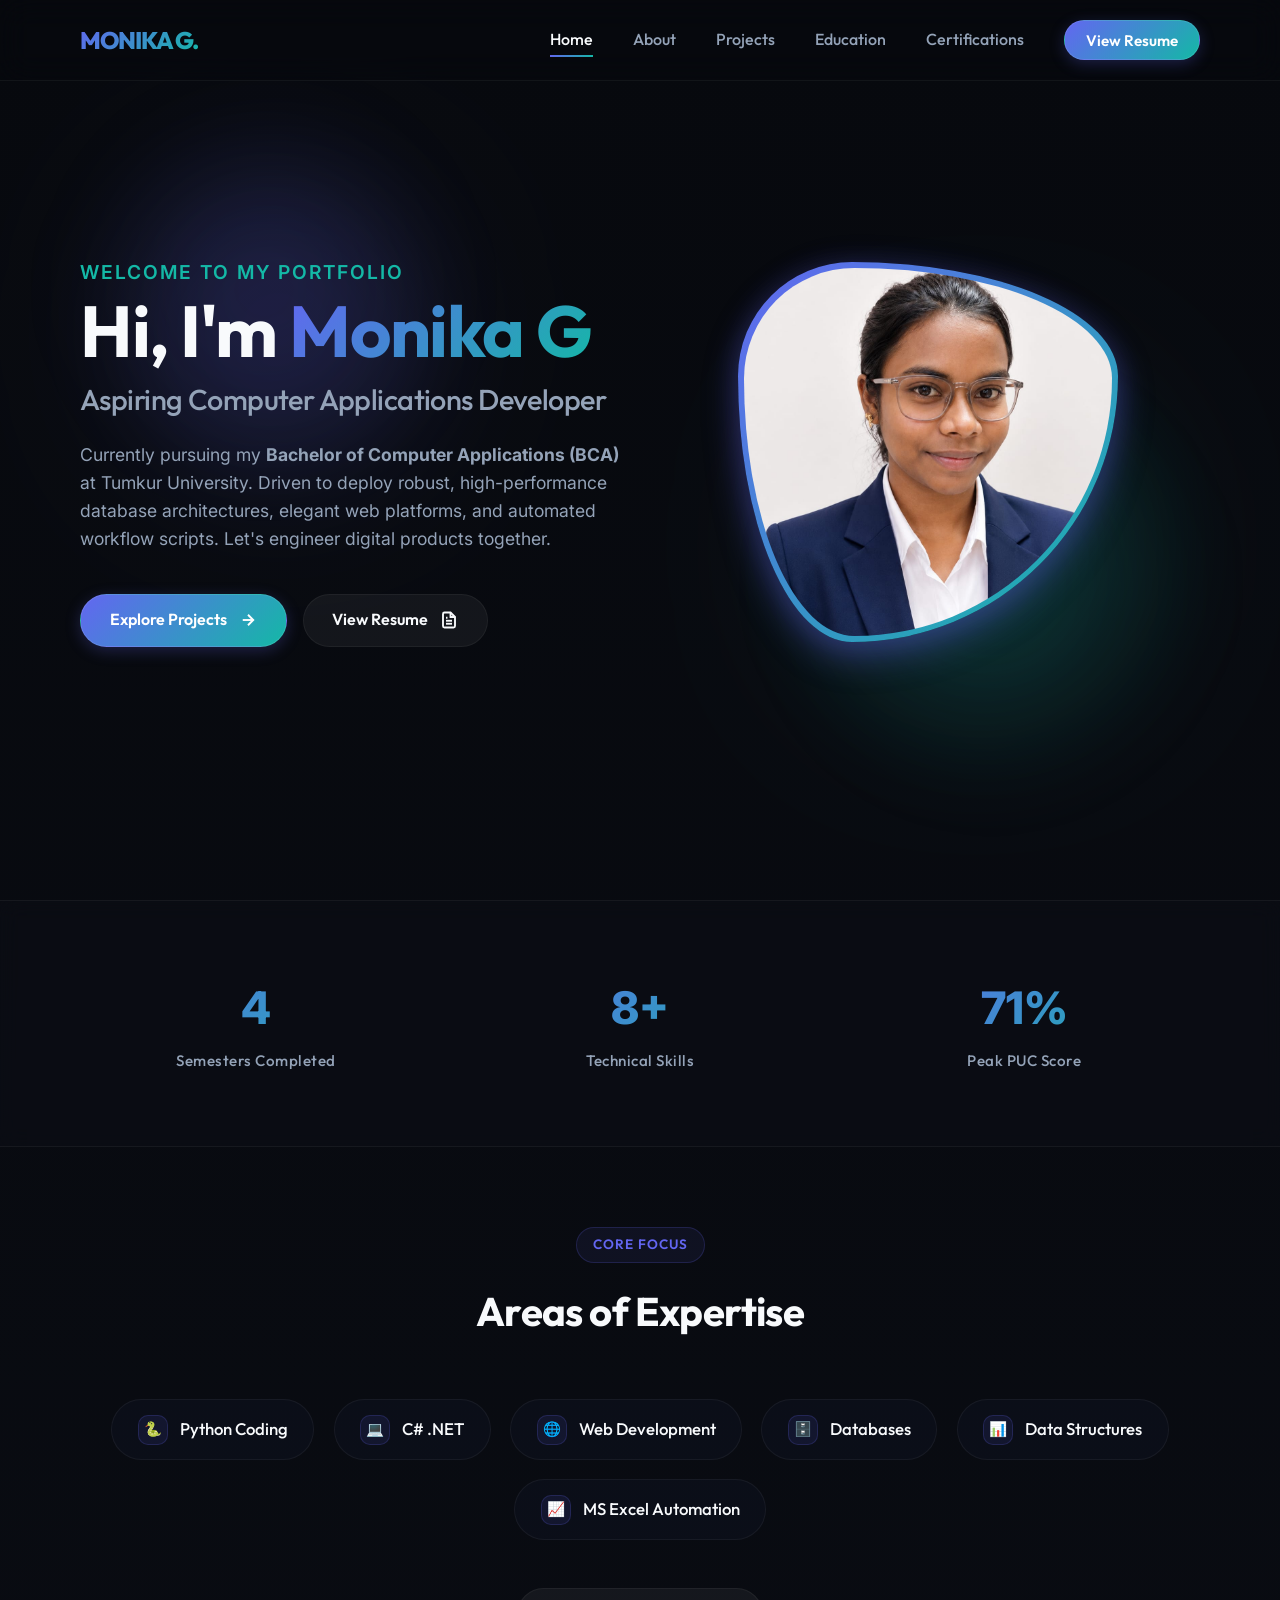
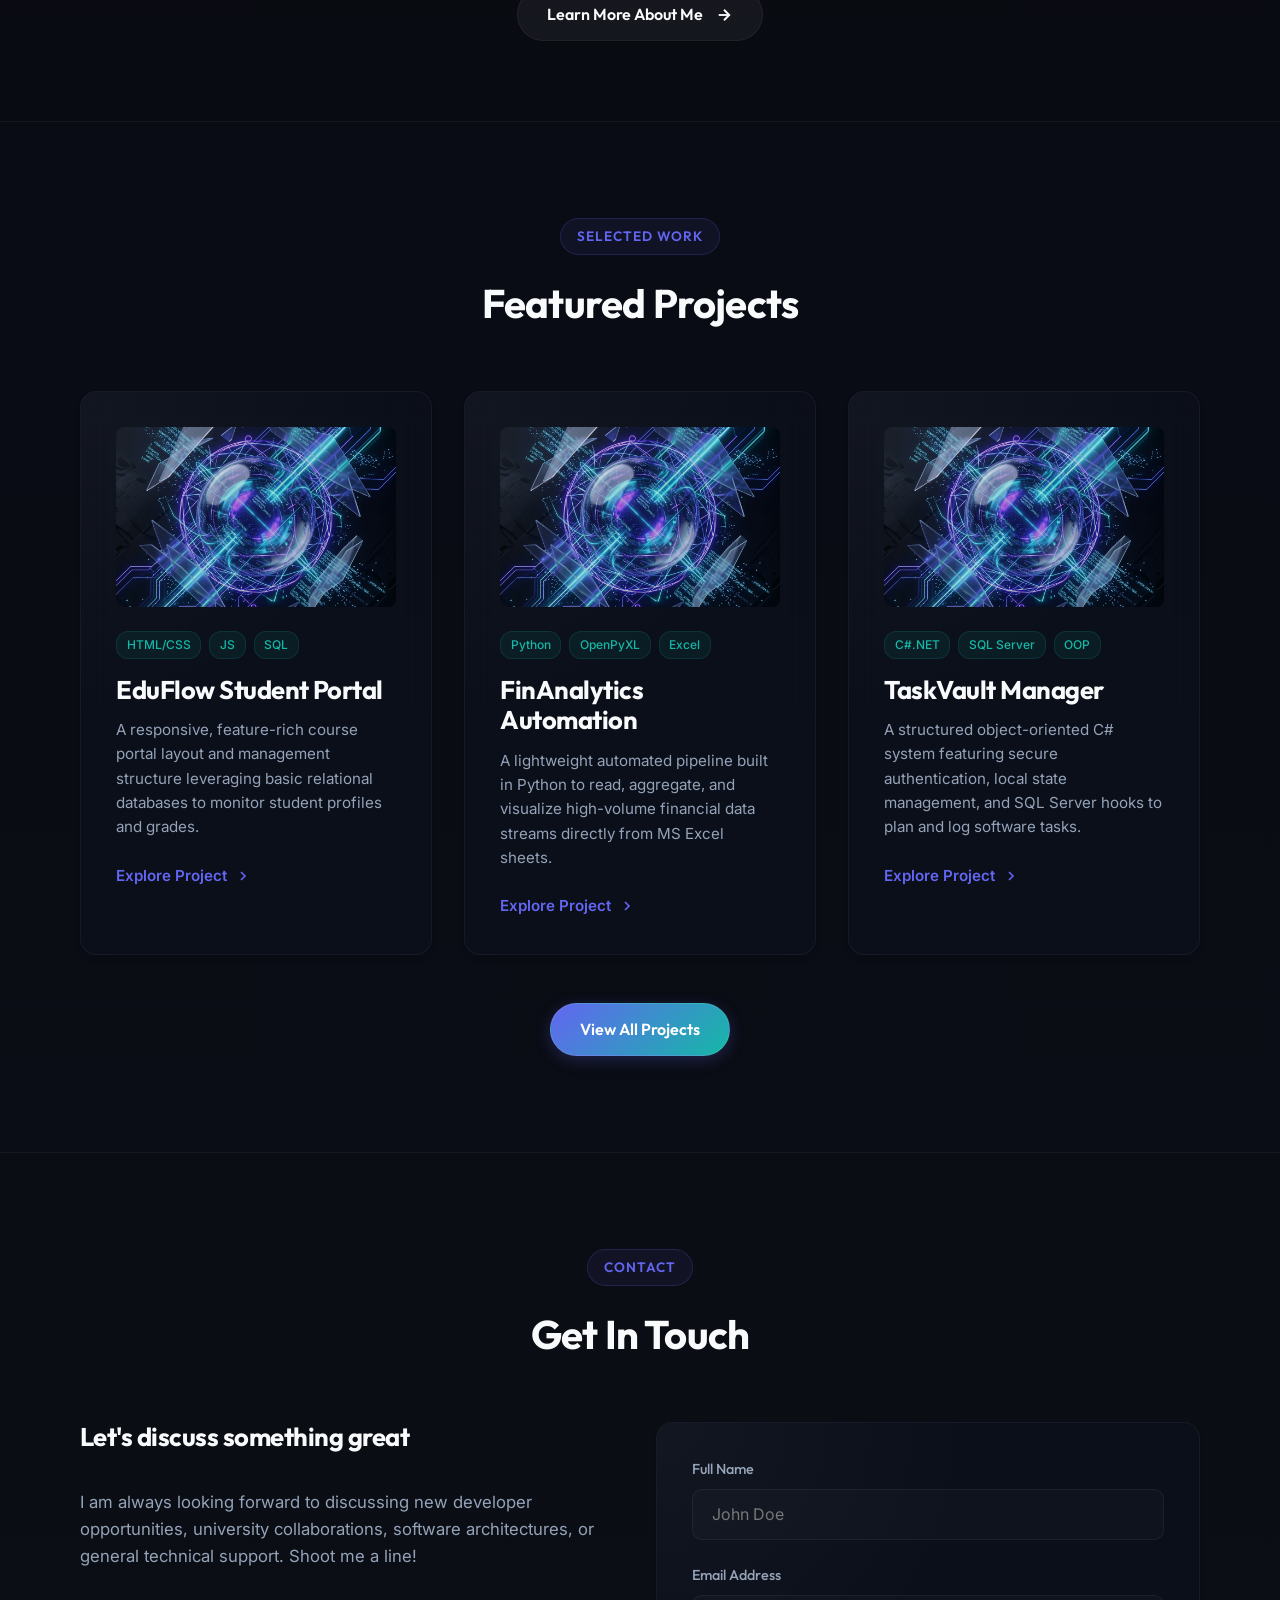
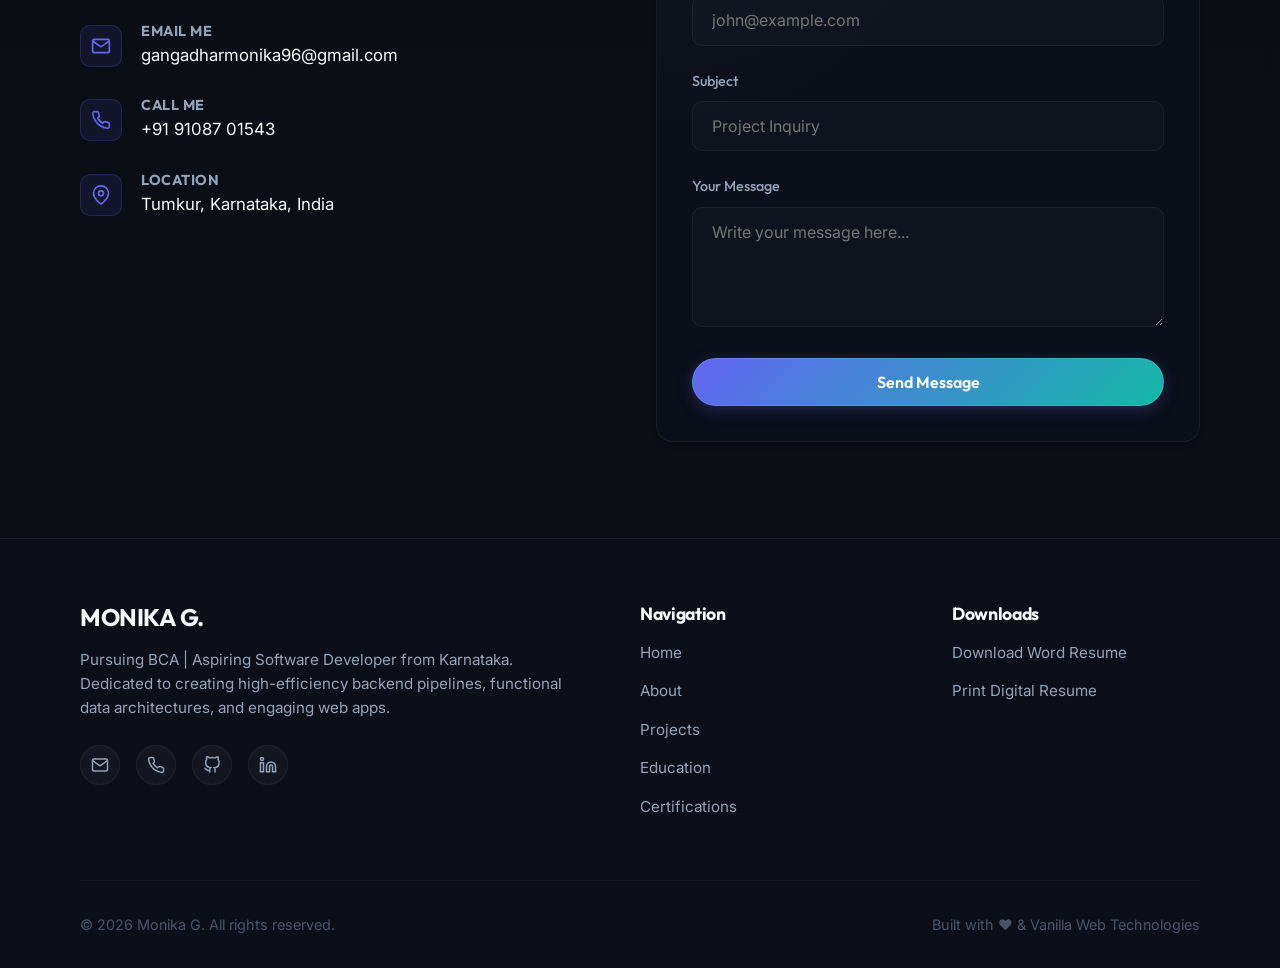
<file: index.html>
<!DOCTYPE html>
<html lang="en">
<head>
  <meta charset="UTF-8">
  <meta name="viewport" content="width=device-width, initial-scale=1.0">
  <meta name="description" content="Professional portfolio of Monika G, BCA student at Tumkur University. Aspiring software developer specializing in Python, C#.NET, databases, and web development. Explore academic records, projects, and certifications.">
  <meta name="keywords" content="Monika G, Monika G Portfolio, BCA Student, Software Developer, Python, C# .NET, Web Development, Tumkur University">
  <meta name="author" content="Monika G">
  <title>Monika G | Professional Portfolio</title>
  <link rel="stylesheet" href="css/style.css">
  <style>
    /* Home-specific adjustments */
    .hero {
      min-height: 100vh;
      display: flex;
      align-items: center;
      padding-top: 100px;
      position: relative;
      overflow: hidden;
    }
    
    .hero-content {
      position: relative;
      z-index: 2;
    }
    
    .hero-subtitle {
      font-size: 1.2rem;
      font-weight: 600;
      color: var(--secondary);
      text-transform: uppercase;
      letter-spacing: 2px;
      margin-bottom: 0.8rem;
    }
    
    .hero-desc {
      max-width: 550px;
      margin: 1.5rem 0 2.5rem;
      font-size: 1.1rem;
    }
    
    .hero-buttons {
      display: flex;
      gap: 1rem;
      flex-wrap: wrap;
    }
    
    .hero-img-wrapper {
      position: relative;
      display: flex;
      justify-content: center;
      align-items: center;
      z-index: 2;
    }
    
    .hero-img-frame {
      width: clamp(280px, 35vw, 380px);
      height: clamp(280px, 35vw, 380px);
      border-radius: 30% 70% 70% 30% / 30% 30% 70% 70%;
      background: var(--accent-gradient);
      box-shadow: 0 15px 35px rgba(99, 102, 241, 0.35), var(--shadow-glow);
      padding: 6px;
      animation: morph-blob 8s ease-in-out infinite alternate, float-img 6s ease-in-out infinite;
      overflow: hidden;
      transition: var(--transition-smooth);
    }
    
    .hero-img-frame:hover {
      box-shadow: 0 20px 45px rgba(20, 184, 166, 0.45), 0 0 40px rgba(20, 184, 166, 0.25);
    }
    
    .hero-img {
      width: 100%;
      height: 100%;
      object-fit: cover;
      border-radius: inherit;
    }
    
    @keyframes morph-blob {
      0% { border-radius: 30% 70% 70% 30% / 30% 30% 70% 70%; }
      50% { border-radius: 50% 50% 30% 70% / 50% 60% 40% 50%; }
      100% { border-radius: 60% 40% 60% 40% / 40% 50% 50% 60%; }
    }
    
    @keyframes float-img {
      0%, 100% { transform: translateY(0px); }
      50% { transform: translateY(-12px); }
    }
    
    .stats-section {
      padding: 3rem 0;
      background: rgba(12, 15, 23, 0.5);
      border-top: 1px solid var(--border-color);
      border-bottom: 1px solid var(--border-color);
      backdrop-filter: blur(10px);
      -webkit-backdrop-filter: blur(10px);
    }
    
    .stat-card {
      text-align: center;
      padding: 1.5rem;
    }
    
    .stat-number {
      font-size: 2.8rem;
      font-weight: 800;
      background: var(--accent-gradient);
      -webkit-background-clip: text;
      -webkit-text-fill-color: transparent;
      margin-bottom: 0.3rem;
    }
    
    .stat-label {
      font-family: var(--font-heading);
      font-size: 0.95rem;
      color: var(--text-secondary);
      font-weight: 500;
      letter-spacing: 0.5px;
    }
    
    /* Section Headers */
    .section-title-wrapper {
      text-align: center;
      margin-bottom: 4rem;
    }
    
    .subtitle-badge {
      display: inline-flex;
      align-items: center;
      gap: 0.5rem;
      padding: 0.4rem 1rem;
      background: rgba(99, 102, 241, 0.08);
      border: 1px solid rgba(99, 102, 241, 0.2);
      border-radius: 30px;
      font-family: var(--font-heading);
      font-size: 0.85rem;
      font-weight: 600;
      color: var(--primary);
      text-transform: uppercase;
      letter-spacing: 1px;
      margin-bottom: 1rem;
    }
    
    .section-title {
      font-size: 2.5rem;
      margin-top: 0.5rem;
    }
    
    /* Quick Skills */
    .quick-skills-container {
      display: flex;
      flex-wrap: wrap;
      justify-content: center;
      gap: 1.2rem;
      margin-top: 2rem;
    }
    
    .skill-teaser-badge {
      display: flex;
      align-items: center;
      gap: 0.75rem;
      padding: 0.9rem 1.6rem;
      background: var(--bg-card);
      border: 1px solid var(--border-color);
      border-radius: 50px;
      font-family: var(--font-heading);
      font-weight: 500;
      font-size: 1.05rem;
      transition: var(--transition-smooth);
    }
    
    .skill-teaser-badge:hover {
      transform: translateY(-4px) scale(1.03);
      border-color: var(--border-color-hover);
      box-shadow: var(--shadow-glow);
      background: var(--bg-card-hover);
    }
    
    /* Featured Projects Layout */
    .project-card-image {
      width: 100%;
      height: 180px;
      border-radius: 8px;
      background: var(--bg-secondary);
      margin-bottom: 1.5rem;
      overflow: hidden;
      position: relative;
    }
    
    .project-card-image img {
      width: 100%;
      height: 100%;
      object-fit: cover;
      opacity: 0.85;
      transition: var(--transition-smooth);
    }
    
    .card:hover .project-card-image img {
      transform: scale(1.08);
      opacity: 1;
    }
    
    .project-tags {
      display: flex;
      gap: 0.5rem;
      flex-wrap: wrap;
      margin-bottom: 1rem;
    }
    
    .project-tag {
      font-size: 0.75rem;
      padding: 0.2rem 0.6rem;
      background: rgba(20, 184, 166, 0.08);
      border: 1px solid rgba(20, 184, 166, 0.15);
      border-radius: 12px;
      color: var(--secondary);
      font-weight: 500;
    }
    
    .project-link {
      display: inline-flex;
      align-items: center;
      gap: 0.5rem;
      margin-top: 1.5rem;
      color: var(--primary);
      font-weight: 600;
      font-size: 0.95rem;
    }
    
    .project-link:hover {
      color: var(--secondary);
    }
    
    /* Contact Details side card */
    .contact-info-card {
      display: flex;
      flex-direction: column;
      gap: 1.8rem;
    }
    
    .info-item {
      display: flex;
      align-items: center;
      gap: 1.2rem;
    }
    
    .info-text h4 {
      font-size: 0.9rem;
      color: var(--text-secondary);
      text-transform: uppercase;
      letter-spacing: 0.5px;
    }
    
    .info-text p {
      font-size: 1.05rem;
      color: var(--text-primary);
      margin-top: 0.1rem;
    }
    
    .success-alert {
      display: none;
      background: rgba(20, 184, 166, 0.1);
      border: 1px solid rgba(20, 184, 166, 0.3);
      color: var(--secondary);
      padding: 1rem 1.5rem;
      border-radius: 10px;
      margin-bottom: 1.5rem;
      font-family: var(--font-heading);
      font-weight: 500;
      animation: fadeIn 0.4s ease forwards;
    }
    
    @keyframes fadeIn {
      from { opacity: 0; transform: translateY(-10px); }
      to { opacity: 1; transform: translateY(0); }
    }
  </style>
</head>
<body>

  <!-- Floating particles decorative background -->
  <div class="blob blob-primary"></div>
  <div class="blob blob-secondary"></div>
  <div class="hero-glow-1"></div>
  <div class="hero-glow-2"></div>

  <!-- NAVIGATION HEADER -->
  <header class="header" id="myHeader">
    <div class="container nav-container">
      <a href="index.html" class="logo" id="logoLink">MONIKA G.</a>
      <button class="hamburger" id="navToggle" aria-label="Toggle menu">
        <span></span>
        <span></span>
        <span></span>
      </button>
      <ul class="nav-menu" id="navMenu">
        <li><a href="index.html" class="nav-link active" id="homeLink">Home</a></li>
        <li><a href="about.html" class="nav-link" id="aboutLink">About</a></li>
        <li><a href="projects.html" class="nav-link" id="projectsLink">Projects</a></li>
        <li><a href="education.html" class="nav-link" id="educationLink">Education</a></li>
        <li><a href="certification.html" class="nav-link" id="certsLink">Certifications</a></li>
        <li><a href="resume-view.html" class="nav-cta" id="resumeCta">View Resume</a></li>
      </ul>
    </div>
  </header>

  <!-- HERO SECTION -->
  <section class="hero" id="homeHero">
    <div class="container grid-2">
      <div class="hero-content animate-on-load">
        <span class="hero-subtitle">Welcome to My Portfolio</span>
        <h1>Hi, I'm <span class="gradient-text">Monika G</span></h1>
        <h2 style="font-size: clamp(1.2rem, 3vw, 1.8rem); font-weight: 500; color: var(--text-secondary); margin-top: 0.5rem;">
          Aspiring Computer Applications Developer
        </h2>
        <p class="hero-desc">
          Currently pursuing my <strong>Bachelor of Computer Applications (BCA)</strong> at Tumkur University. Driven to deploy robust, high-performance database architectures, elegant web platforms, and automated workflow scripts. Let's engineer digital products together.
        </p>
        <div class="hero-buttons">
          <a href="projects.html" class="btn btn-primary" id="exploreBtn">
            Explore Projects
            <svg width="18" height="18" viewBox="0 0 24 24" fill="none" stroke="currentColor" stroke-width="2.5"><line x1="5" y1="12" x2="19" y2="12"></line><polyline points="12 5 19 12 12 19"></polyline></svg>
          </a>
          <a href="resume-view.html" class="btn btn-secondary" id="viewResumeBtn">
            View Resume
            <svg width="18" height="18" viewBox="0 0 24 24" fill="none" stroke="currentColor" stroke-width="2.5"><path d="M14 2H6a2 2 0 0 0-2 2v16a2 2 0 0 0 2 2h12a2 2 0 0 0 2-2V8z"></path><polyline points="14 2 14 8 20 8"></polyline><line x1="16" y1="13" x2="8" y2="13"></line><line x1="16" y1="17" x2="8" y2="17"></line><polyline points="10 9 9 9 8 9"></polyline></svg>
          </a>
        </div>
      </div>
      <div class="hero-img-wrapper animate-on-load delay-2">
        <div class="hero-img-frame">
          <img src="assets/profile.jpg" alt="Monika G Profile Picture" class="hero-img">
        </div>
      </div>
    </div>
  </section>

  <!-- STATISTICS COUNTER -->
  <section class="stats-section" id="statsSection">
    <div class="container grid-3">
      <div class="stat-card">
        <div class="stat-number">4</div>
        <div class="stat-label">Semesters Completed</div>
      </div>
      <div class="stat-card">
        <div class="stat-number">8+</div>
        <div class="stat-label">Technical Skills</div>
      </div>
      <div class="stat-card">
        <div class="stat-number">71%</div>
        <div class="stat-label">Peak PUC Score</div>
      </div>
    </div>
  </section>

  <!-- TEASER SKILLS SECTION -->
  <section class="scroll-reveal" id="teaserSkills" style="padding: 5rem 0;">
    <div class="container">
      <div class="section-title-wrapper">
        <span class="subtitle-badge">Core Focus</span>
        <h2 class="section-title">Areas of Expertise</h2>
      </div>
      <div class="quick-skills-container">
        <div class="skill-teaser-badge">
          <div class="card-icon" style="width:30px; height:30px; font-size: 0.9rem;">🐍</div>
          Python Coding
        </div>
        <div class="skill-teaser-badge">
          <div class="card-icon" style="width:30px; height:30px; font-size: 0.9rem;">💻</div>
          C# .NET
        </div>
        <div class="skill-teaser-badge">
          <div class="card-icon" style="width:30px; height:30px; font-size: 0.9rem;">🌐</div>
          Web Development
        </div>
        <div class="skill-teaser-badge">
          <div class="card-icon" style="width:30px; height:30px; font-size: 0.9rem;">🗄️</div>
          Databases
        </div>
        <div class="skill-teaser-badge">
          <div class="card-icon" style="width:30px; height:30px; font-size: 0.9rem;">📊</div>
          Data Structures
        </div>
        <div class="skill-teaser-badge">
          <div class="card-icon" style="width:30px; height:30px; font-size: 0.9rem;">📈</div>
          MS Excel Automation
        </div>
      </div>
      <div style="text-align: center; margin-top: 3rem;">
        <a href="about.html" class="btn btn-secondary" id="moreSkillsBtn">
          Learn More About Me
          <svg width="18" height="18" viewBox="0 0 24 24" fill="none" stroke="currentColor" stroke-width="2.5"><line x1="5" y1="12" x2="19" y2="12"></line><polyline points="12 5 19 12 12 19"></polyline></svg>
        </a>
      </div>
    </div>
  </section>

  <!-- FEATURED PROJECTS -->
  <section class="scroll-reveal" id="featuredProjects" style="background: rgba(12, 15, 23, 0.3); border-top: 1px solid var(--border-color);">
    <div class="container">
      <div class="section-title-wrapper">
        <span class="subtitle-badge">Selected Work</span>
        <h2 class="section-title">Featured Projects</h2>
      </div>
      <div class="grid-3">
        <!-- Project 1 -->
        <div class="card">
          <div class="project-card-image">
            <img src="assets/hero_graphic.png" alt="EduFlow E-Learning Portal Interface">
          </div>
          <div class="project-tags">
            <span class="project-tag">HTML/CSS</span>
            <span class="project-tag">JS</span>
            <span class="project-tag">SQL</span>
          </div>
          <h3 class="card-title">EduFlow Student Portal</h3>
          <p style="font-size:0.95rem; margin-top:0.5rem;">
            A responsive, feature-rich course portal layout and management structure leveraging basic relational databases to monitor student profiles and grades.
          </p>
          <a href="projects.html" class="project-link" id="projLink1">
            Explore Project
            <svg width="16" height="16" viewBox="0 0 24 24" fill="none" stroke="currentColor" stroke-width="2.5"><polyline points="9 18 15 12 9 6"></polyline></svg>
          </a>
        </div>
        
        <!-- Project 2 -->
        <div class="card">
          <div class="project-card-image">
            <img src="assets/hero_graphic.png" alt="Excel Analyzer Automation Interface">
          </div>
          <div class="project-tags">
            <span class="project-tag">Python</span>
            <span class="project-tag">OpenPyXL</span>
            <span class="project-tag">Excel</span>
          </div>
          <h3 class="card-title">FinAnalytics Automation</h3>
          <p style="font-size:0.95rem; margin-top:0.5rem;">
            A lightweight automated pipeline built in Python to read, aggregate, and visualize high-volume financial data streams directly from MS Excel sheets.
          </p>
          <a href="projects.html" class="project-link" id="projLink2">
            Explore Project
            <svg width="16" height="16" viewBox="0 0 24 24" fill="none" stroke="currentColor" stroke-width="2.5"><polyline points="9 18 15 12 9 6"></polyline></svg>
          </a>
        </div>
        
        <!-- Project 3 -->
        <div class="card">
          <div class="project-card-image">
            <img src="assets/hero_graphic.png" alt="TaskVault C#.NET Desktop Application">
          </div>
          <div class="project-tags">
            <span class="project-tag">C#.NET</span>
            <span class="project-tag">SQL Server</span>
            <span class="project-tag">OOP</span>
          </div>
          <h3 class="card-title">TaskVault Manager</h3>
          <p style="font-size:0.95rem; margin-top:0.5rem;">
            A structured object-oriented C# system featuring secure authentication, local state management, and SQL Server hooks to plan and log software tasks.
          </p>
          <a href="projects.html" class="project-link" id="projLink3">
            Explore Project
            <svg width="16" height="16" viewBox="0 0 24 24" fill="none" stroke="currentColor" stroke-width="2.5"><polyline points="9 18 15 12 9 6"></polyline></svg>
          </a>
        </div>
      </div>
      <div style="text-align: center; margin-top: 3rem;">
        <a href="projects.html" class="btn btn-primary" id="allProjectsBtn">View All Projects</a>
      </div>
    </div>
  </section>

  <!-- CONTACT SECTION -->
  <section class="scroll-reveal" id="contactSection" style="border-top: 1px solid var(--border-color);">
    <div class="container">
      <div class="section-title-wrapper">
        <span class="subtitle-badge">Contact</span>
        <h2 class="section-title">Get In Touch</h2>
      </div>
      
      <div class="grid-2">
        <div class="contact-info-card">
          <h3 style="margin-bottom: 0.5rem;">Let's discuss something great</h3>
          <p style="margin-bottom: 1.5rem;">
            I am always looking forward to discussing new developer opportunities, university collaborations, software architectures, or general technical support. Shoot me a line!
          </p>
          
          <div class="info-item">
            <div class="card-icon">
              <svg width="20" height="20" viewBox="0 0 24 24" fill="none" stroke="currentColor" stroke-width="2"><path d="M4 4h16c1.1 0 2 .9 2 2v12c0 1.1-.9 2-2 2H4c-1.1 0-2-.9-2-2V6c0-1.1.9-2 2-2z"></path><polyline points="22,6 12,13 2,6"></polyline></svg>
            </div>
            <div class="info-text">
              <h4>Email Me</h4>
              <p><a href="mailto:gangadharmonika96@gmail.com">gangadharmonika96@gmail.com</a></p>
            </div>
          </div>
          
          <div class="info-item">
            <div class="card-icon">
              <svg width="20" height="20" viewBox="0 0 24 24" fill="none" stroke="currentColor" stroke-width="2"><path d="M22 16.92v3a2 2 0 0 1-2.18 2 19.79 19.79 0 0 1-8.63-3.07 19.5 19.5 0 0 1-6-6 19.79 19.79 0 0 1-3.07-8.67A2 2 0 0 1 4.11 2h3a2 2 0 0 1 2 1.72 12.84 12.84 0 0 0 .7 2.81 2 2 0 0 1-.45 2.11L8.09 9.91a16 16 0 0 0 6 6l1.27-1.27a2 2 0 0 1 2.11-.45 12.84 12.84 0 0 0 2.81.7A2 2 0 0 1 22 16.92z"></path></svg>
            </div>
            <div class="info-text">
              <h4>Call Me</h4>
              <p><a href="tel:+919108701543">+91 91087 01543</a></p>
            </div>
          </div>
          
          <div class="info-item">
            <div class="card-icon">
              <svg width="20" height="20" viewBox="0 0 24 24" fill="none" stroke="currentColor" stroke-width="2"><path d="M21 10c0 7-9 13-9 13s-9-6-9-13a9 9 0 0 1 18 0z"></path><circle cx="12" cy="10" r="3"></circle></svg>
            </div>
            <div class="info-text">
              <h4>Location</h4>
              <p>Tumkur, Karnataka, India</p>
            </div>
          </div>
        </div>
        
        <div class="card">
          <div class="success-alert" id="contactSuccess">
            ✨ Thank you! Your message has been sent successfully. I will get back to you shortly!
          </div>
          <form id="contactForm">
            <div class="form-group">
              <label for="name" class="form-label">Full Name</label>
              <input type="text" id="name" name="name" class="form-control" placeholder="John Doe" required>
            </div>
            <div class="form-group">
              <label for="email" class="form-label">Email Address</label>
              <input type="email" id="email" name="email" class="form-control" placeholder="john@example.com" required>
            </div>
            <div class="form-group">
              <label for="subject" class="form-label">Subject</label>
              <input type="text" id="subject" name="subject" class="form-control" placeholder="Project Inquiry" required>
            </div>
            <div class="form-group">
              <label for="message" class="form-label">Your Message</label>
              <textarea id="message" name="message" class="form-control" placeholder="Write your message here..." required></textarea>
            </div>
            <button type="submit" class="btn btn-primary" style="width: 100%;" id="sendBtn">Send Message</button>
          </form>
        </div>
      </div>
    </div>
  </section>

  <!-- FOOTER -->
  <footer class="footer">
    <div class="container">
      <div class="footer-grid">
        <div class="footer-brand">
          <h4>MONIKA G.</h4>
          <p style="font-size: 0.95rem;">
            Pursuing BCA | Aspiring Software Developer from Karnataka. Dedicated to creating high-efficiency backend pipelines, functional data architectures, and engaging web apps.
          </p>
          <div class="social-links">
            <a href="mailto:gangadharmonika96@gmail.com" class="social-icon" aria-label="Mail">
              <svg width="18" height="18" viewBox="0 0 24 24" fill="none" stroke="currentColor" stroke-width="2"><path d="M4 4h16c1.1 0 2 .9 2 2v12c0 1.1-.9 2-2 2H4c-1.1 0-2-.9-2-2V6c0-1.1.9-2 2-2z"></path><polyline points="22,6 12,13 2,6"></polyline></svg>
            </a>
            <a href="tel:+919108701543" class="social-icon" aria-label="Phone">
              <svg width="18" height="18" viewBox="0 0 24 24" fill="none" stroke="currentColor" stroke-width="2"><path d="M22 16.92v3a2 2 0 0 1-2.18 2 19.79 19.79 0 0 1-8.63-3.07 19.5 19.5 0 0 1-6-6 19.79 19.79 0 0 1-3.07-8.67A2 2 0 0 1 4.11 2h3a2 2 0 0 1 2 1.72 12.84 12.84 0 0 0 .7 2.81 2 2 0 0 1-.45 2.11L8.09 9.91a16 16 0 0 0 6 6l1.27-1.27a2 2 0 0 1 2.11-.45 12.84 12.84 0 0 0 2.81.7A2 2 0 0 1 22 16.92z"></path></svg>
            </a>
            <a href="#" class="social-icon" aria-label="GitHub">
              <svg width="18" height="18" viewBox="0 0 24 24" fill="none" stroke="currentColor" stroke-width="2"><path d="M9 19c-5 1.5-5-2.5-7-3m14 6v-3.87a3.37 3.37 0 0 0-.94-2.61c3.14-.35 6.44-1.54 6.44-7A5.44 5.44 0 0 0 20 4.77 5.07 5.07 0 0 0 19.91 1S18.73.65 16 2.48a13.38 13.38 0 0 0-7 0C6.27.65 5.09 1 5.09 1A5.07 5.07 0 0 0 5 4.77a5.44 5.44 0 0 0-1.5 3.78c0 5.42 3.3 6.61 6.44 7A3.37 3.37 0 0 0 9 18.13V22"></path></svg>
            </a>
            <a href="#" class="social-icon" aria-label="LinkedIn">
              <svg width="18" height="18" viewBox="0 0 24 24" fill="none" stroke="currentColor" stroke-width="2"><path d="M16 8a6 6 0 0 1 6 6v7h-4v-7a2 2 0 0 0-2-2 2 2 0 0 0-2 2v7h-4v-7a6 6 0 0 1 6-6z"></path><rect x="2" y="9" width="4" height="12"></rect><circle cx="4" cy="4" r="2"></circle></svg>
            </a>
          </div>
        </div>
        <div>
          <h4 style="margin-bottom: 1rem; font-size: 1.1rem; color: var(--text-primary);">Navigation</h4>
          <ul class="footer-links">
            <li><a href="index.html" id="footHome">Home</a></li>
            <li><a href="about.html" id="footAbout">About</a></li>
            <li><a href="projects.html" id="footProj">Projects</a></li>
            <li><a href="education.html" id="footEduc">Education</a></li>
            <li><a href="certification.html" id="footCerts">Certifications</a></li>
          </ul>
        </div>
        <div>
          <h4 style="margin-bottom: 1rem; font-size: 1.1rem; color: var(--text-primary);">Downloads</h4>
          <ul class="footer-links">
            <li><a href="assets/resume.docx" download id="footResume">Download Word Resume</a></li>
            <li><a href="resume-view.html" id="footDigiResume">Print Digital Resume</a></li>
          </ul>
        </div>
      </div>
      <div class="footer-bottom">
        <p>&copy; 2026 Monika G. All rights reserved.</p>
        <p>Built with ❤️ &amp; Vanilla Web Technologies</p>
      </div>
    </div>
  </footer>

  <script src="js/main.js"></script>
</body>
</html>
</file>
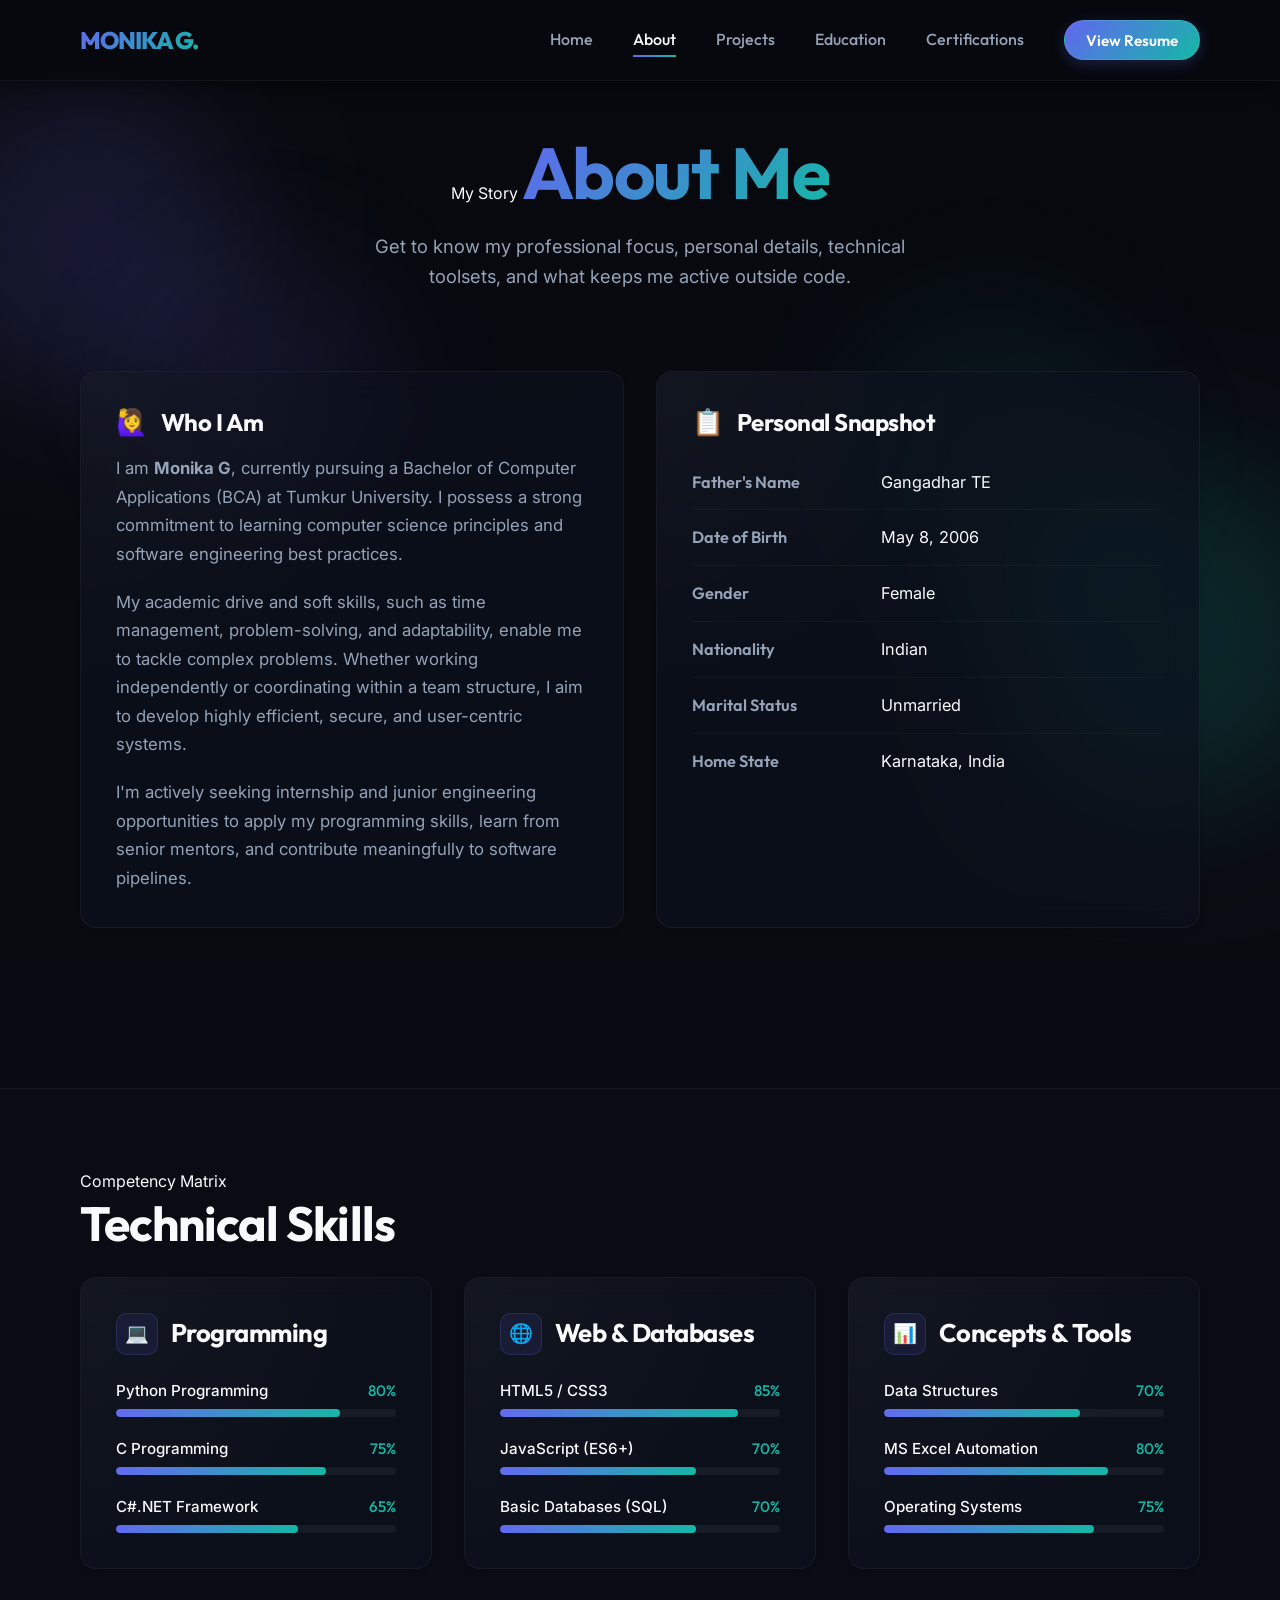
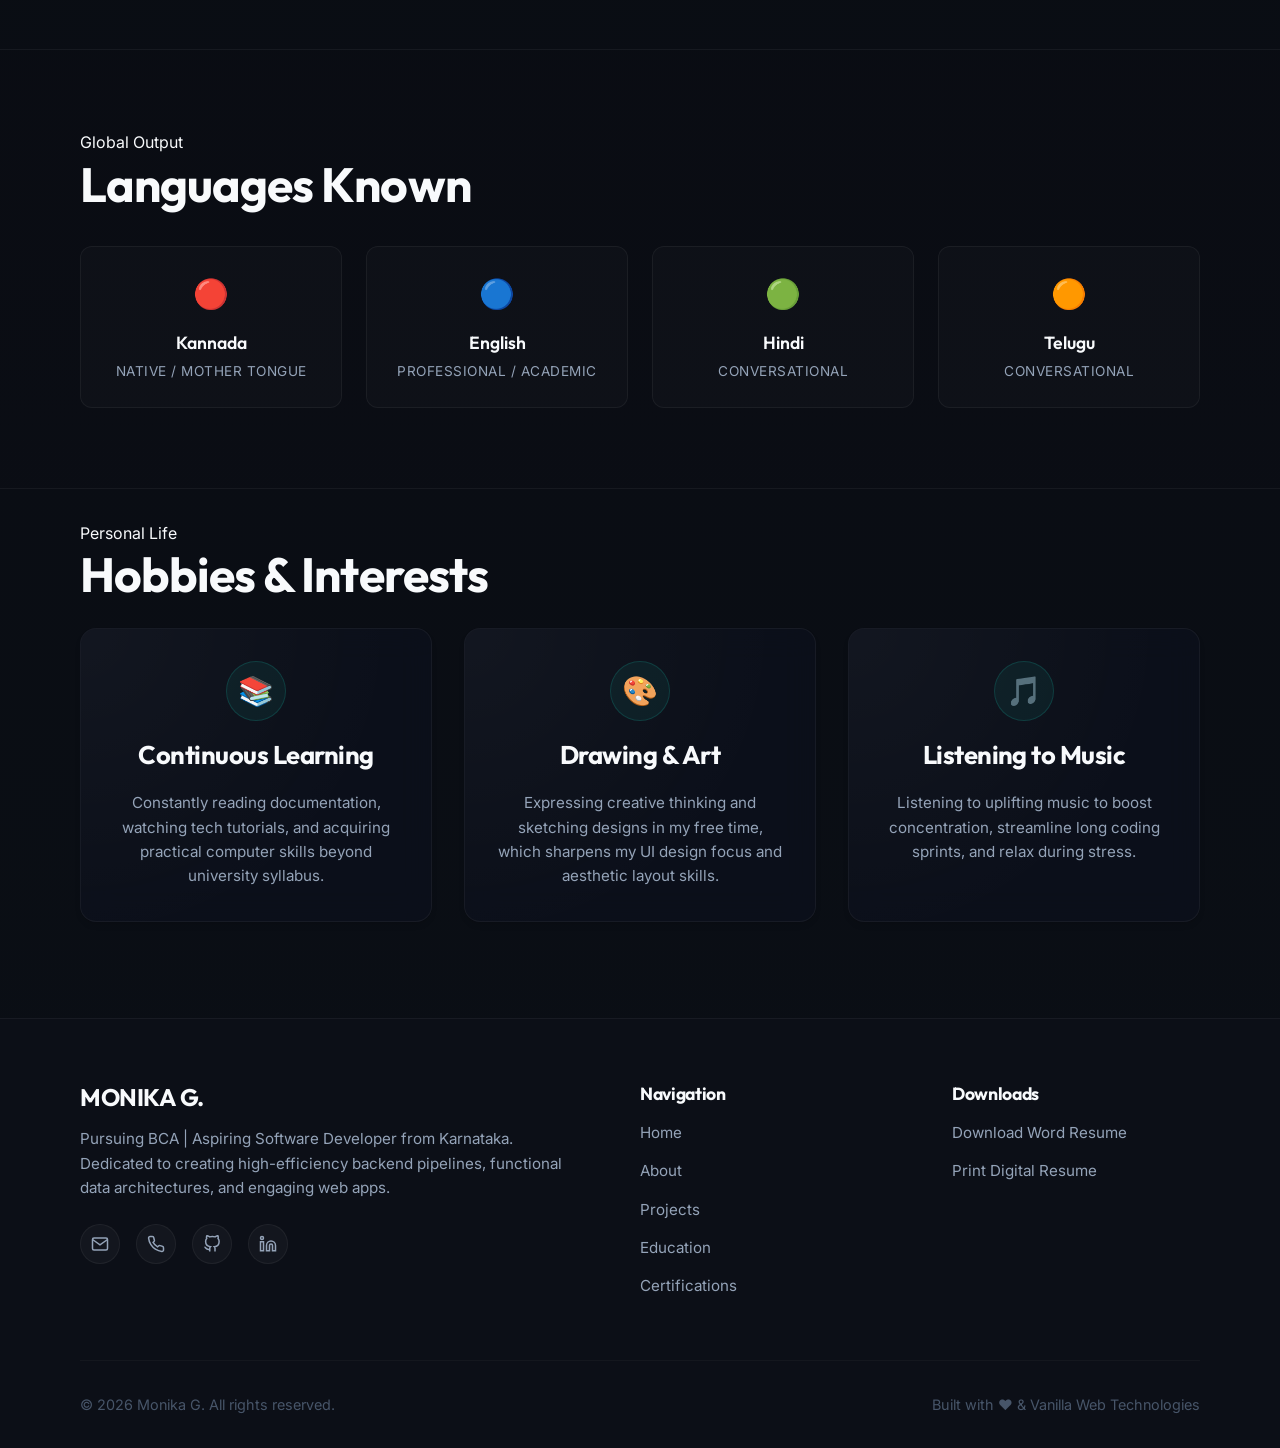
<file: about.html>
<!DOCTYPE html>
<html lang="en">
<head>
  <meta charset="UTF-8">
  <meta name="viewport" content="width=device-width, initial-scale=1.0">
  <meta name="description" content="Read the full biography of Monika G. Learn about her educational achievements, languages spoken (Kannada, Telugu, Hindi, English), hobbies, and deep technical competencies.">
  <meta name="keywords" content="Monika G Biography, Monika G Skills, Python, C#, Web Developer, Tumkur University">
  <meta name="author" content="Monika G">
  <title>About Me | Monika G</title>
  <link rel="stylesheet" href="css/style.css">
  <style>
    /* About-specific styling */
    .about-header {
      padding-top: 130px;
      padding-bottom: 3rem;
      text-align: center;
    }
    
    .profile-details-grid {
      margin-bottom: 5rem;
    }
    
    .personal-table {
      width: 100%;
      border-collapse: collapse;
      margin-top: 1rem;
    }
    
    .personal-table tr {
      border-bottom: 1px solid rgba(255, 255, 255, 0.03);
    }
    
    .personal-table tr:last-child {
      border-bottom: none;
    }
    
    .personal-table td {
      padding: 0.9rem 0;
      font-size: 1.02rem;
    }
    
    .personal-table td:first-child {
      font-weight: 600;
      color: var(--text-secondary);
      font-family: var(--font-heading);
      width: 40%;
    }
    
    .personal-table td:last-child {
      color: var(--text-primary);
    }
    
    /* Skills styling */
    .skills-category-card {
      height: 100%;
    }
    
    .skills-list {
      display: flex;
      flex-direction: column;
      gap: 1.2rem;
      margin-top: 1.5rem;
    }
    
    .skill-progress-wrapper {
      width: 100%;
    }
    
    .skill-meta {
      display: flex;
      justify-content: space-between;
      margin-bottom: 0.4rem;
      font-size: 0.95rem;
      font-weight: 500;
    }
    
    .skill-name {
      color: var(--text-primary);
    }
    
    .skill-percentage {
      color: var(--secondary);
      font-family: var(--font-heading);
    }
    
    .progress-bar-bg {
      width: 100%;
      height: 8px;
      background: rgba(255, 255, 255, 0.05);
      border-radius: 4px;
      overflow: hidden;
    }
    
    .progress-bar-fill {
      height: 100%;
      background: var(--accent-gradient);
      border-radius: 4px;
      width: 0; /* Animated with JS or inline style */
      transition: width 1.5s cubic-bezier(0.16, 1, 0.3, 1);
    }
    
    /* Languages display */
    .languages-grid {
      display: grid;
      grid-template-columns: repeat(4, 1fr);
      gap: 1.5rem;
      margin-top: 2rem;
    }
    
    @media (max-width: 768px) {
      .languages-grid {
        grid-template-columns: repeat(2, 1fr);
      }
    }
    
    .lang-card {
      background: rgba(255,255,255,0.02);
      border: 1px solid var(--border-color);
      border-radius: 12px;
      padding: 1.5rem;
      text-align: center;
      transition: var(--transition-smooth);
    }
    
    .lang-card:hover {
      border-color: var(--secondary);
      background: rgba(20, 184, 166, 0.04);
      transform: scale(1.05);
    }
    
    .lang-icon {
      font-size: 1.8rem;
      margin-bottom: 0.8rem;
    }
    
    .lang-title {
      font-family: var(--font-heading);
      font-weight: 600;
      color: var(--text-primary);
      font-size: 1.1rem;
    }
    
    .lang-level {
      color: var(--text-secondary);
      font-size: 0.85rem;
      margin-top: 0.2rem;
      text-transform: uppercase;
      letter-spacing: 0.5px;
    }
    
    /* Hobbies Grid */
    .hobbies-section {
      padding-top: 2rem;
    }
    
    .hobby-card {
      display: flex;
      flex-direction: column;
      align-items: center;
      text-align: center;
      padding: 2rem;
    }
    
    .hobby-icon {
      width: 60px;
      height: 60px;
      border-radius: 50%;
      background: rgba(20, 184, 166, 0.08);
      display: flex;
      align-items: center;
      justify-content: center;
      font-size: 1.8rem;
      margin-bottom: 1.2rem;
      color: var(--secondary);
      border: 1px solid rgba(20, 184, 166, 0.2);
      transition: var(--transition-smooth);
    }
    
    .hobby-card:hover .hobby-icon {
      background: var(--accent-gradient);
      color: white;
      transform: rotate(15deg) scale(1.1);
    }
  </style>
</head>
<body>

  <!-- Background decorations -->
  <div class="blob blob-primary" style="top: 10%; left: -5%;"></div>
  <div class="blob blob-secondary" style="bottom: 10%; right: -5%;"></div>
  <div class="hero-glow-1" style="top: 20%;"></div>
  <div class="hero-glow-2" style="bottom: 25%;"></div>

  <!-- NAVIGATION HEADER -->
  <header class="header scrolled">
    <div class="container nav-container">
      <a href="index.html" class="logo" id="logoLink">MONIKA G.</a>
      <button class="hamburger" id="navToggle" aria-label="Toggle menu">
        <span></span>
        <span></span>
        <span></span>
      </button>
      <ul class="nav-menu" id="navMenu">
        <li><a href="index.html" class="nav-link" id="homeLink">Home</a></li>
        <li><a href="about.html" class="nav-link active" id="aboutLink">About</a></li>
        <li><a href="projects.html" class="nav-link" id="projectsLink">Projects</a></li>
        <li><a href="education.html" class="nav-link" id="educationLink">Education</a></li>
        <li><a href="certification.html" class="nav-link" id="certsLink">Certifications</a></li>
        <li><a href="resume-view.html" class="nav-cta" id="resumeCta">View Resume</a></li>
      </ul>
    </div>
  </header>

  <!-- ABOUT HEADER -->
  <section class="about-header animate-on-load">
    <div class="container">
      <span class="subtitle-badge">My Story</span>
      <h1 class="gradient-text">About Me</h1>
      <p style="max-width: 600px; margin: 1rem auto 0; font-size: 1.15rem;">
        Get to know my professional focus, personal details, technical toolsets, and what keeps me active outside code.
      </p>
    </div>
  </section>

  <!-- BIOGRAPHY & PERSONAL DETAILS -->
  <section style="padding: 2rem 0 5rem;">
    <div class="container grid-2 profile-details-grid scroll-reveal">
      <div class="card" style="display: flex; flex-direction: column; justify-content: center;">
        <h3 class="card-title" style="font-size: 1.5rem; margin-bottom: 1rem;">
          <span style="font-size: 1.6rem;">🙋‍♀️</span> Who I Am
        </h3>
        <p style="margin-bottom: 1.2rem; font-size: 1.05rem; line-height: 1.7;">
          I am <strong>Monika G</strong>, currently pursuing a Bachelor of Computer Applications (BCA) at Tumkur University. I possess a strong commitment to learning computer science principles and software engineering best practices.
        </p>
        <p style="margin-bottom: 1.2rem; font-size: 1.05rem; line-height: 1.7;">
          My academic drive and soft skills, such as time management, problem-solving, and adaptability, enable me to tackle complex problems. Whether working independently or coordinating within a team structure, I aim to develop highly efficient, secure, and user-centric systems.
        </p>
        <p style="font-size: 1.05rem; line-height: 1.7;">
          I'm actively seeking internship and junior engineering opportunities to apply my programming skills, learn from senior mentors, and contribute meaningfully to software pipelines.
        </p>
      </div>
      
      <div class="card">
        <h3 class="card-title" style="font-size: 1.5rem; margin-bottom: 1rem;">
          <span style="font-size: 1.6rem;">📋</span> Personal Snapshot
        </h3>
        <table class="personal-table">
          <tr>
            <td>Father's Name</td>
            <td>Gangadhar TE</td>
          </tr>
          <tr>
            <td>Date of Birth</td>
            <td>May 8, 2006</td>
          </tr>
          <tr>
            <td>Gender</td>
            <td>Female</td>
          </tr>
          <tr>
            <td>Nationality</td>
            <td>Indian</td>
          </tr>
          <tr>
            <td>Marital Status</td>
            <td>Unmarried</td>
          </tr>
          <tr>
            <td>Home State</td>
            <td>Karnataka, India</td>
          </tr>
        </table>
      </div>
    </div>
  </section>

  <!-- SKILLS ARCHITECTURE -->
  <section style="padding: 5rem 0; background: rgba(12, 15, 23, 0.4); border-top: 1px solid var(--border-color); border-bottom: 1px solid var(--border-color);">
    <div class="container scroll-reveal">
      <div class="section-title-wrapper">
        <span class="subtitle-badge">Competency Matrix</span>
        <h2 class="section-title">Technical Skills</h2>
      </div>
      
      <div class="grid-3">
        <!-- Category 1: Languages -->
        <div class="card skills-category-card">
          <h3 class="card-title">
            <span class="card-icon">💻</span>
            Programming
          </h3>
          <div class="skills-list">
            <div class="skill-progress-wrapper">
              <div class="skill-meta">
                <span class="skill-name">Python Programming</span>
                <span class="skill-percentage">80%</span>
              </div>
              <div class="progress-bar-bg">
                <div class="progress-bar-fill" style="width: 80%;"></div>
              </div>
            </div>
            
            <div class="skill-progress-wrapper">
              <div class="skill-meta">
                <span class="skill-name">C Programming</span>
                <span class="skill-percentage">75%</span>
              </div>
              <div class="progress-bar-bg">
                <div class="progress-bar-fill" style="width: 75%;"></div>
              </div>
            </div>
            
            <div class="skill-progress-wrapper">
              <div class="skill-meta">
                <span class="skill-name">C#.NET Framework</span>
                <span class="skill-percentage">65%</span>
              </div>
              <div class="progress-bar-bg">
                <div class="progress-bar-fill" style="width: 65%;"></div>
              </div>
            </div>
          </div>
        </div>
        
        <!-- Category 2: Web & Data -->
        <div class="card skills-category-card">
          <h3 class="card-title">
            <span class="card-icon">🌐</span>
            Web &amp; Databases
          </h3>
          <div class="skills-list">
            <div class="skill-progress-wrapper">
              <div class="skill-meta">
                <span class="skill-name">HTML5 / CSS3</span>
                <span class="skill-percentage">85%</span>
              </div>
              <div class="progress-bar-bg">
                <div class="progress-bar-fill" style="width: 85%;"></div>
              </div>
            </div>
            
            <div class="skill-progress-wrapper">
              <div class="skill-meta">
                <span class="skill-name">JavaScript (ES6+)</span>
                <span class="skill-percentage">70%</span>
              </div>
              <div class="progress-bar-bg">
                <div class="progress-bar-fill" style="width: 70%;"></div>
              </div>
            </div>
            
            <div class="skill-progress-wrapper">
              <div class="skill-meta">
                <span class="skill-name">Basic Databases (SQL)</span>
                <span class="skill-percentage">70%</span>
              </div>
              <div class="progress-bar-bg">
                <div class="progress-bar-fill" style="width: 70%;"></div>
              </div>
            </div>
          </div>
        </div>
        
        <!-- Category 3: Core Concepts & Tools -->
        <div class="card skills-category-card">
          <h3 class="card-title">
            <span class="card-icon">📊</span>
            Concepts &amp; Tools
          </h3>
          <div class="skills-list">
            <div class="skill-progress-wrapper">
              <div class="skill-meta">
                <span class="skill-name">Data Structures</span>
                <span class="skill-percentage">70%</span>
              </div>
              <div class="progress-bar-bg">
                <div class="progress-bar-fill" style="width: 70%;"></div>
              </div>
            </div>
            
            <div class="skill-progress-wrapper">
              <div class="skill-meta">
                <span class="skill-name">MS Excel Automation</span>
                <span class="skill-percentage">80%</span>
              </div>
              <div class="progress-bar-bg">
                <div class="progress-bar-fill" style="width: 80%;"></div>
              </div>
            </div>
            
            <div class="skill-progress-wrapper">
              <div class="skill-meta">
                <span class="skill-name">Operating Systems</span>
                <span class="skill-percentage">75%</span>
              </div>
              <div class="progress-bar-bg">
                <div class="progress-bar-fill" style="width: 75%;"></div>
              </div>
            </div>
          </div>
        </div>
      </div>
    </div>
  </section>

  <!-- LANGUAGES SPOKEN -->
  <section style="padding: 5rem 0;">
    <div class="container scroll-reveal">
      <div class="section-title-wrapper">
        <span class="subtitle-badge">Global Output</span>
        <h2 class="section-title">Languages Known</h2>
      </div>
      
      <div class="languages-grid">
        <div class="lang-card">
          <div class="lang-icon">🔴</div>
          <div class="lang-title">Kannada</div>
          <div class="lang-level">Native / Mother Tongue</div>
        </div>
        <div class="lang-card">
          <div class="lang-icon">🔵</div>
          <div class="lang-title">English</div>
          <div class="lang-level">Professional / Academic</div>
        </div>
        <div class="lang-card">
          <div class="lang-icon">🟢</div>
          <div class="lang-title">Hindi</div>
          <div class="lang-level">Conversational</div>
        </div>
        <div class="lang-card">
          <div class="lang-icon">🟠</div>
          <div class="lang-title">Telugu</div>
          <div class="lang-level">Conversational</div>
        </div>
      </div>
    </div>
  </section>

  <!-- HOBBIES GRID -->
  <section class="hobbies-section scroll-reveal" style="border-top: 1px solid var(--border-color); background: rgba(12, 15, 23, 0.2);">
    <div class="container">
      <div class="section-title-wrapper">
        <span class="subtitle-badge">Personal Life</span>
        <h2 class="section-title">Hobbies &amp; Interests</h2>
      </div>
      
      <div class="grid-3">
        <div class="card hobby-card">
          <div class="hobby-icon">📚</div>
          <h3 class="card-title">Continuous Learning</h3>
          <p style="font-size: 0.95rem; margin-top: 0.5rem;">
            Constantly reading documentation, watching tech tutorials, and acquiring practical computer skills beyond university syllabus.
          </p>
        </div>
        <div class="card hobby-card">
          <div class="hobby-icon">🎨</div>
          <h3 class="card-title">Drawing &amp; Art</h3>
          <p style="font-size: 0.95rem; margin-top: 0.5rem;">
            Expressing creative thinking and sketching designs in my free time, which sharpens my UI design focus and aesthetic layout skills.
          </p>
        </div>
        <div class="card hobby-card">
          <div class="hobby-icon">🎵</div>
          <h3 class="card-title">Listening to Music</h3>
          <p style="font-size: 0.95rem; margin-top: 0.5rem;">
            Listening to uplifting music to boost concentration, streamline long coding sprints, and relax during stress.
          </p>
        </div>
      </div>
    </div>
  </section>

  <!-- FOOTER -->
  <footer class="footer">
    <div class="container">
      <div class="footer-grid">
        <div class="footer-brand">
          <h4>MONIKA G.</h4>
          <p style="font-size: 0.95rem;">
            Pursuing BCA | Aspiring Software Developer from Karnataka. Dedicated to creating high-efficiency backend pipelines, functional data architectures, and engaging web apps.
          </p>
          <div class="social-links">
            <a href="mailto:gangadharmonika96@gmail.com" class="social-icon" aria-label="Mail">
              <svg width="18" height="18" viewBox="0 0 24 24" fill="none" stroke="currentColor" stroke-width="2"><path d="M4 4h16c1.1 0 2 .9 2 2v12c0 1.1-.9 2-2 2H4c-1.1 0-2-.9-2-2V6c0-1.1.9-2 2-2z"></path><polyline points="22,6 12,13 2,6"></polyline></svg>
            </a>
            <a href="tel:+919108701543" class="social-icon" aria-label="Phone">
              <svg width="18" height="18" viewBox="0 0 24 24" fill="none" stroke="currentColor" stroke-width="2"><path d="M22 16.92v3a2 2 0 0 1-2.18 2 19.79 19.79 0 0 1-8.63-3.07 19.5 19.5 0 0 1-6-6 19.79 19.79 0 0 1-3.07-8.67A2 2 0 0 1 4.11 2h3a2 2 0 0 1 2 1.72 12.84 12.84 0 0 0 .7 2.81 2 2 0 0 1-.45 2.11L8.09 9.91a16 16 0 0 0 6 6l1.27-1.27a2 2 0 0 1 2.11-.45 12.84 12.84 0 0 0 2.81.7A2 2 0 0 1 22 16.92z"></path></svg>
            </a>
            <a href="#" class="social-icon" aria-label="GitHub">
              <svg width="18" height="18" viewBox="0 0 24 24" fill="none" stroke="currentColor" stroke-width="2"><path d="M9 19c-5 1.5-5-2.5-7-3m14 6v-3.87a3.37 3.37 0 0 0-.94-2.61c3.14-.35 6.44-1.54 6.44-7A5.44 5.44 0 0 0 20 4.77 5.07 5.07 0 0 0 19.91 1S18.73.65 16 2.48a13.38 13.38 0 0 0-7 0C6.27.65 5.09 1 5.09 1A5.07 5.07 0 0 0 5 4.77a5.44 5.44 0 0 0-1.5 3.78c0 5.42 3.3 6.61 6.44 7A3.37 3.37 0 0 0 9 18.13V22"></path></svg>
            </a>
            <a href="#" class="social-icon" aria-label="LinkedIn">
              <svg width="18" height="18" viewBox="0 0 24 24" fill="none" stroke="currentColor" stroke-width="2"><path d="M16 8a6 6 0 0 1 6 6v7h-4v-7a2 2 0 0 0-2-2 2 2 0 0 0-2 2v7h-4v-7a6 6 0 0 1 6-6z"></path><rect x="2" y="9" width="4" height="12"></rect><circle cx="4" cy="4" r="2"></circle></svg>
            </a>
          </div>
        </div>
        <div>
          <h4 style="margin-bottom: 1rem; font-size: 1.1rem; color: var(--text-primary);">Navigation</h4>
          <ul class="footer-links">
            <li><a href="index.html" id="footHome">Home</a></li>
            <li><a href="about.html" id="footAbout">About</a></li>
            <li><a href="projects.html" id="footProj">Projects</a></li>
            <li><a href="education.html" id="footEduc">Education</a></li>
            <li><a href="certification.html" id="footCerts">Certifications</a></li>
          </ul>
        </div>
        <div>
          <h4 style="margin-bottom: 1rem; font-size: 1.1rem; color: var(--text-primary);">Downloads</h4>
          <ul class="footer-links">
            <li><a href="assets/resume.docx" download id="footResume">Download Word Resume</a></li>
            <li><a href="resume-view.html" id="footDigiResume">Print Digital Resume</a></li>
          </ul>
        </div>
      </div>
      <div class="footer-bottom">
        <p>&copy; 2026 Monika G. All rights reserved.</p>
        <p>Built with ❤️ &amp; Vanilla Web Technologies</p>
      </div>
    </div>
  </footer>

  <script src="js/main.js"></script>
</body>
</html>
</file>
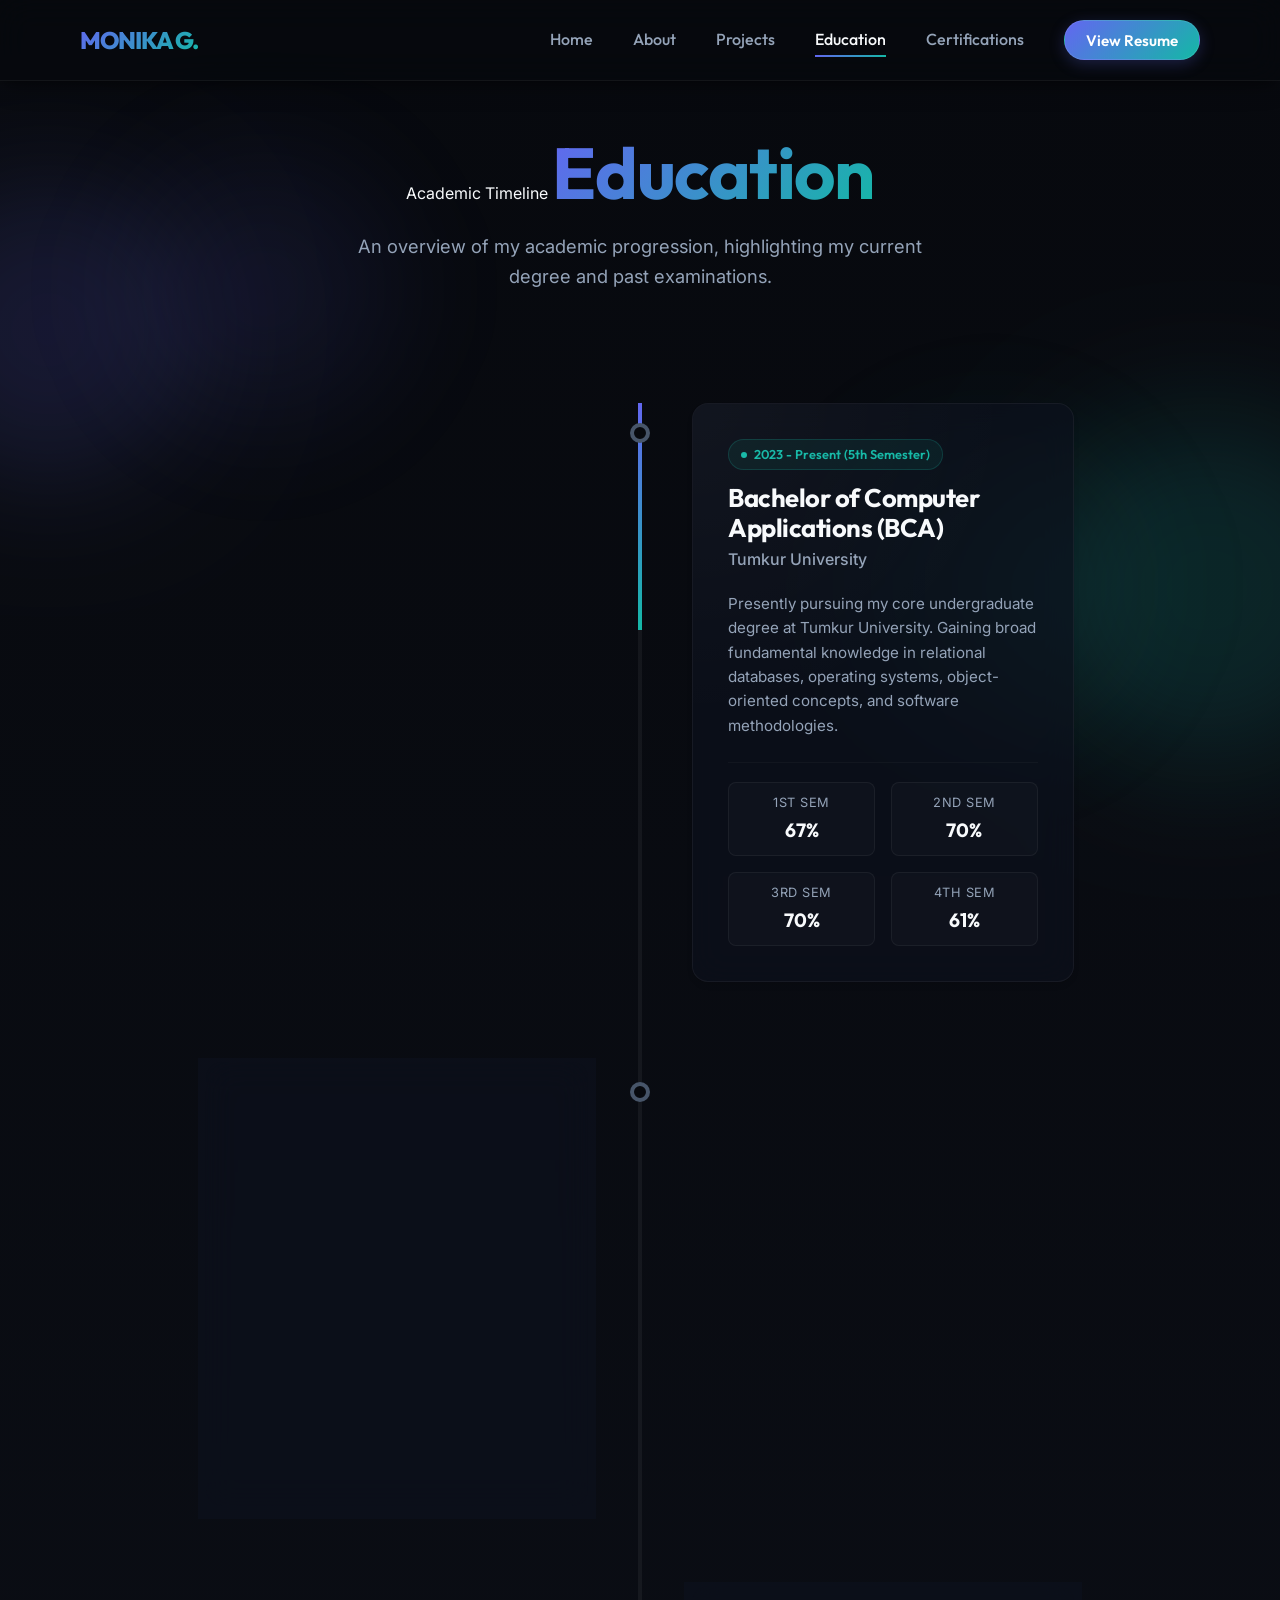
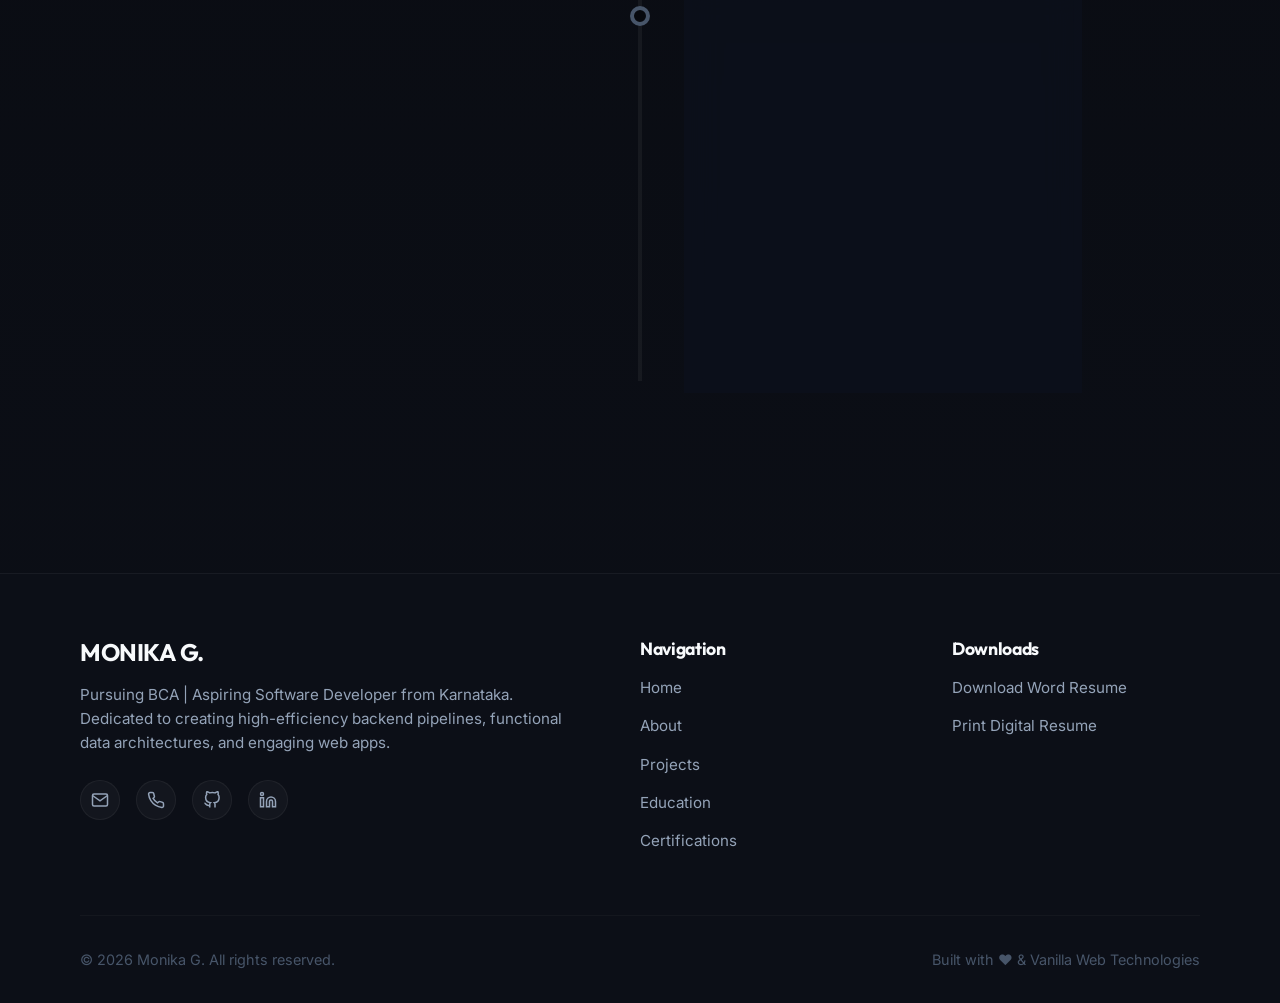
<file: education.html>
<!DOCTYPE html>
<html lang="en">
<head>
  <meta charset="UTF-8">
  <meta name="viewport" content="width=device-width, initial-scale=1.0">
  <meta name="description" content="View the complete academic record of Monika G. Features a detailed, interactive vertical timeline of her SSLC, PUC, and Bachelor of Computer Applications (BCA) grades at Tumkur University.">
  <meta name="keywords" content="Monika G Education, BCA Grades, Tumkur University, PUC Score, SSLC Score">
  <meta name="author" content="Monika G">
  <title>Academic Background | Monika G</title>
  <link rel="stylesheet" href="css/style.css">
  <style>
    /* Education timeline specific styling */
    .edu-header {
      padding-top: 130px;
      padding-bottom: 2rem;
      text-align: center;
    }
    
    .timeline-container {
      position: relative;
      max-width: 900px;
      margin: 4rem auto 6rem;
      padding: 0 1rem;
    }
    
    /* Central Timeline vertical line */
    .timeline-line {
      position: absolute;
      top: 0;
      bottom: 0;
      left: 50%;
      width: 4px;
      background: rgba(255, 255, 255, 0.05);
      transform: translateX(-50%);
      z-index: 1;
    }
    
    .timeline-line-fill {
      position: absolute;
      top: 0;
      left: 0;
      width: 100%;
      background: var(--accent-gradient);
      height: 0; /* Animated with scroll */
      transition: height 1s ease-out;
    }
    
    /* Individual item */
    .timeline-item {
      position: relative;
      margin-bottom: 5rem;
      width: 100%;
      z-index: 2;
    }
    
    .timeline-item::after {
      content: '';
      display: table;
      clear: both;
    }
    
    /* Central Dot indicator */
    .timeline-dot {
      position: absolute;
      left: 50%;
      top: 20px;
      width: 20px;
      height: 20px;
      border-radius: 50%;
      background: var(--bg-primary);
      border: 4px solid var(--text-muted);
      transform: translateX(-50%);
      transition: var(--transition-smooth);
      box-shadow: 0 0 0 0px rgba(99, 102, 241, 0.2);
    }
    
    .timeline-item:hover .timeline-dot {
      border-color: var(--secondary);
      background: var(--primary);
      box-shadow: 0 0 0 8px rgba(20, 184, 166, 0.25);
    }
    
    /* Timeline Card Layout */
    .timeline-card {
      width: 44%;
      float: left;
      position: relative;
    }
    
    .timeline-item:nth-child(even) .timeline-card {
      float: right;
    }
    
    /* Layout styling inside cards */
    .timeline-badge {
      display: inline-block;
      padding: 0.25rem 0.75rem;
      border-radius: 30px;
      font-size: 0.8rem;
      font-family: var(--font-heading);
      font-weight: 600;
      background: rgba(99, 102, 241, 0.1);
      color: var(--primary);
      border: 1px solid rgba(99, 102, 241, 0.15);
      margin-bottom: 0.8rem;
    }
    
    .timeline-item:hover .timeline-badge {
      background: var(--accent-gradient);
      color: white;
      border-color: transparent;
    }
    
    .timeline-institution {
      font-size: 1rem;
      font-weight: 500;
      color: var(--text-secondary);
      margin-top: 0.2rem;
      margin-bottom: 1.2rem;
    }
    
    /* Semester breakdowns */
    .semesters-grid {
      display: grid;
      grid-template-columns: repeat(2, 1fr);
      gap: 1rem;
      margin-top: 1.5rem;
      border-top: 1px solid rgba(255,255,255,0.03);
      padding-top: 1.2rem;
    }
    
    .sem-item {
      background: rgba(255,255,255,0.02);
      border: 1px solid var(--border-color);
      border-radius: 8px;
      padding: 0.6rem 0.8rem;
      text-align: center;
      transition: var(--transition-fast);
    }
    
    .sem-item:hover {
      border-color: var(--secondary);
      background: rgba(20, 184, 166, 0.03);
    }
    
    .sem-title {
      font-size: 0.8rem;
      color: var(--text-secondary);
      text-transform: uppercase;
      letter-spacing: 0.5px;
    }
    
    .sem-score {
      font-family: var(--font-heading);
      font-size: 1.2rem;
      font-weight: 700;
      color: var(--text-primary);
      margin-top: 0.1rem;
    }
    
    /* Highlighting current status */
    .current-badge {
      display: inline-flex;
      align-items: center;
      gap: 0.4rem;
      background: rgba(20, 184, 166, 0.08);
      border: 1px solid rgba(20, 184, 166, 0.2);
      color: var(--secondary);
    }
    
    /* Responsive timeline adaptation */
    @media (max-width: 768px) {
      .timeline-line {
        left: 20px;
      }
      
      .timeline-dot {
        left: 20px;
      }
      
      .timeline-card {
        width: calc(100% - 50px);
        float: right !important;
      }
      
      .timeline-item {
        margin-bottom: 3.5rem;
      }
    }
  </style>
</head>
<body>

  <!-- Decorative blobs -->
  <div class="blob blob-primary" style="top: 20%; left: -8%;"></div>
  <div class="blob blob-secondary" style="bottom: 15%; right: -8%;"></div>
  <div class="hero-glow-1"></div>
  <div class="hero-glow-2"></div>

  <!-- NAVIGATION HEADER -->
  <header class="header scrolled">
    <div class="container nav-container">
      <a href="index.html" class="logo" id="logoLink">MONIKA G.</a>
      <button class="hamburger" id="navToggle" aria-label="Toggle menu">
        <span></span>
        <span></span>
        <span></span>
      </button>
      <ul class="nav-menu" id="navMenu">
        <li><a href="index.html" class="nav-link" id="homeLink">Home</a></li>
        <li><a href="about.html" class="nav-link" id="aboutLink">About</a></li>
        <li><a href="projects.html" class="nav-link" id="projectsLink">Projects</a></li>
        <li><a href="education.html" class="nav-link active" id="educationLink">Education</a></li>
        <li><a href="certification.html" class="nav-link" id="certsLink">Certifications</a></li>
        <li><a href="resume-view.html" class="nav-cta" id="resumeCta">View Resume</a></li>
      </ul>
    </div>
  </header>

  <!-- EDUCATION HEADER -->
  <section class="edu-header animate-on-load">
    <div class="container">
      <span class="subtitle-badge">Academic Timeline</span>
      <h1 class="gradient-text">Education</h1>
      <p style="max-width: 600px; margin: 1rem auto 0; font-size: 1.15rem;">
        An overview of my academic progression, highlighting my current degree and past examinations.
      </p>
    </div>
  </section>

  <!-- TIMELINE SECTION -->
  <section style="padding: 1rem 0 6rem;">
    <div class="container">
      <div class="timeline-container">
        
        <!-- Timeline vertical line -->
        <div class="timeline-line">
          <div class="timeline-line-fill" id="timelineLineFill"></div>
        </div>

        <!-- Node 1: BCA -->
        <div class="timeline-item scroll-reveal">
          <div class="timeline-dot"></div>
          <div class="card timeline-card">
            <span class="timeline-badge current-badge">
              <span style="display:inline-block; width:6px; height:6px; background:var(--secondary); border-radius:50%; animation: pulse-dot 1.5s infinite;"></span>
              2023 - Present (5th Semester)
            </span>
            <h3>Bachelor of Computer Applications (BCA)</h3>
            <div class="timeline-institution">Tumkur University</div>
            <p style="font-size: 0.95rem;">
              Presently pursuing my core undergraduate degree at Tumkur University. Gaining broad fundamental knowledge in relational databases, operating systems, object-oriented concepts, and software methodologies.
            </p>
            
            <div class="semesters-grid">
              <div class="sem-item">
                <div class="sem-title">1st Sem</div>
                <div class="sem-score">67%</div>
              </div>
              <div class="sem-item">
                <div class="sem-title">2nd Sem</div>
                <div class="sem-score">70%</div>
              </div>
              <div class="sem-item">
                <div class="sem-title">3rd Sem</div>
                <div class="sem-score">70%</div>
              </div>
              <div class="sem-item">
                <div class="sem-title">4th Sem</div>
                <div class="sem-score">61%</div>
              </div>
            </div>
          </div>
        </div>

        <!-- Node 2: PUC -->
        <div class="timeline-item scroll-reveal">
          <div class="timeline-dot"></div>
          <div class="card timeline-card">
            <span class="timeline-badge">Graduated 2023</span>
            <h3>Pre-University Course (PUC)</h3>
            <div class="timeline-institution">Karnataka School Examination and Assessment Board (KSEAB)</div>
            <p style="font-size: 0.95rem;">
              Successfully cleared my higher secondary pre-university board examinations in Karnataka. Obtained deep exposure to fundamental subjects, mathematics, and analytic reasoning.
            </p>
            <div style="margin-top: 1.2rem; border-top: 1px solid rgba(255,255,255,0.03); padding-top: 1rem; display: flex; justify-content: space-between; align-items: center;">
              <span style="font-size:0.9rem; color:var(--text-secondary);">Final Examination Percentage:</span>
              <span style="font-family: var(--font-heading); font-size: 1.4rem; font-weight:800; color:var(--secondary);">71%</span>
            </div>
          </div>
        </div>

        <!-- Node 3: SSLC -->
        <div class="timeline-item scroll-reveal">
          <div class="timeline-dot"></div>
          <div class="card timeline-card">
            <span class="timeline-badge">Graduated 2021</span>
            <h3>Secondary School Leaving Certificate (SSLC)</h3>
            <div class="timeline-institution">Karnataka Education Examination Board</div>
            <p style="font-size: 0.95rem;">
              Completed secondary high school leaving certification in Karnataka. Acquired early technical logic, logical reasoning, and linguistic competencies.
            </p>
            <div style="margin-top: 1.2rem; border-top: 1px solid rgba(255,255,255,0.03); padding-top: 1rem; display: flex; justify-content: space-between; align-items: center;">
              <span style="font-size:0.9rem; color:var(--text-secondary);">Final Examination Percentage:</span>
              <span style="font-family: var(--font-heading); font-size: 1.4rem; font-weight:800; color:var(--secondary);">60.8%</span>
            </div>
          </div>
        </div>

      </div>
    </div>
  </section>

  <!-- Pulse animation style for current status indicator -->
  <style>
    @keyframes pulse-dot {
      0% { transform: scale(0.9); opacity: 0.6; }
      50% { transform: scale(1.3); opacity: 1; }
      100% { transform: scale(0.9); opacity: 0.6; }
    }
  </style>

  <!-- FOOTER -->
  <footer class="footer">
    <div class="container">
      <div class="footer-grid">
        <div class="footer-brand">
          <h4>MONIKA G.</h4>
          <p style="font-size: 0.95rem;">
            Pursuing BCA | Aspiring Software Developer from Karnataka. Dedicated to creating high-efficiency backend pipelines, functional data architectures, and engaging web apps.
          </p>
          <div class="social-links">
            <a href="mailto:gangadharmonika96@gmail.com" class="social-icon" aria-label="Mail">
              <svg width="18" height="18" viewBox="0 0 24 24" fill="none" stroke="currentColor" stroke-width="2"><path d="M4 4h16c1.1 0 2 .9 2 2v12c0 1.1-.9 2-2 2H4c-1.1 0-2-.9-2-2V6c0-1.1.9-2 2-2z"></path><polyline points="22,6 12,13 2,6"></polyline></svg>
            </a>
            <a href="tel:+919108701543" class="social-icon" aria-label="Phone">
              <svg width="18" height="18" viewBox="0 0 24 24" fill="none" stroke="currentColor" stroke-width="2"><path d="M22 16.92v3a2 2 0 0 1-2.18 2 19.79 19.79 0 0 1-8.63-3.07 19.5 19.5 0 0 1-6-6 19.79 19.79 0 0 1-3.07-8.67A2 2 0 0 1 4.11 2h3a2 2 0 0 1 2 1.72 12.84 12.84 0 0 0 .7 2.81 2 2 0 0 1-.45 2.11L8.09 9.91a16 16 0 0 0 6 6l1.27-1.27a2 2 0 0 1 2.11-.45 12.84 12.84 0 0 0 2.81.7A2 2 0 0 1 22 16.92z"></path></svg>
            </a>
            <a href="#" class="social-icon" aria-label="GitHub">
              <svg width="18" height="18" viewBox="0 0 24 24" fill="none" stroke="currentColor" stroke-width="2"><path d="M9 19c-5 1.5-5-2.5-7-3m14 6v-3.87a3.37 3.37 0 0 0-.94-2.61c3.14-.35 6.44-1.54 6.44-7A5.44 5.44 0 0 0 20 4.77 5.07 5.07 0 0 0 19.91 1S18.73.65 16 2.48a13.38 13.38 0 0 0-7 0C6.27.65 5.09 1 5.09 1A5.07 5.07 0 0 0 5 4.77a5.44 5.44 0 0 0-1.5 3.78c0 5.42 3.3 6.61 6.44 7A3.37 3.37 0 0 0 9 18.13V22"></path></svg>
            </a>
            <a href="#" class="social-icon" aria-label="LinkedIn">
              <svg width="18" height="18" viewBox="0 0 24 24" fill="none" stroke="currentColor" stroke-width="2"><path d="M16 8a6 6 0 0 1 6 6v7h-4v-7a2 2 0 0 0-2-2 2 2 0 0 0-2 2v7h-4v-7a6 6 0 0 1 6-6z"></path><rect x="2" y="9" width="4" height="12"></rect><circle cx="4" cy="4" r="2"></circle></svg>
            </a>
          </div>
        </div>
        <div>
          <h4 style="margin-bottom: 1rem; font-size: 1.1rem; color: var(--text-primary);">Navigation</h4>
          <ul class="footer-links">
            <li><a href="index.html" id="footHome">Home</a></li>
            <li><a href="about.html" id="footAbout">About</a></li>
            <li><a href="projects.html" id="footProj">Projects</a></li>
            <li><a href="education.html" id="footEduc">Education</a></li>
            <li><a href="certification.html" id="footCerts">Certifications</a></li>
          </ul>
        </div>
        <div>
          <h4 style="margin-bottom: 1rem; font-size: 1.1rem; color: var(--text-primary);">Downloads</h4>
          <ul class="footer-links">
            <li><a href="assets/resume.docx" download id="footResume">Download Word Resume</a></li>
            <li><a href="resume-view.html" id="footDigiResume">Print Digital Resume</a></li>
          </ul>
        </div>
      </div>
      <div class="footer-bottom">
        <p>&copy; 2026 Monika G. All rights reserved.</p>
        <p>Built with ❤️ &amp; Vanilla Web Technologies</p>
      </div>
    </div>
  </footer>

  <script src="js/main.js"></script>
</body>
</html>
</file>
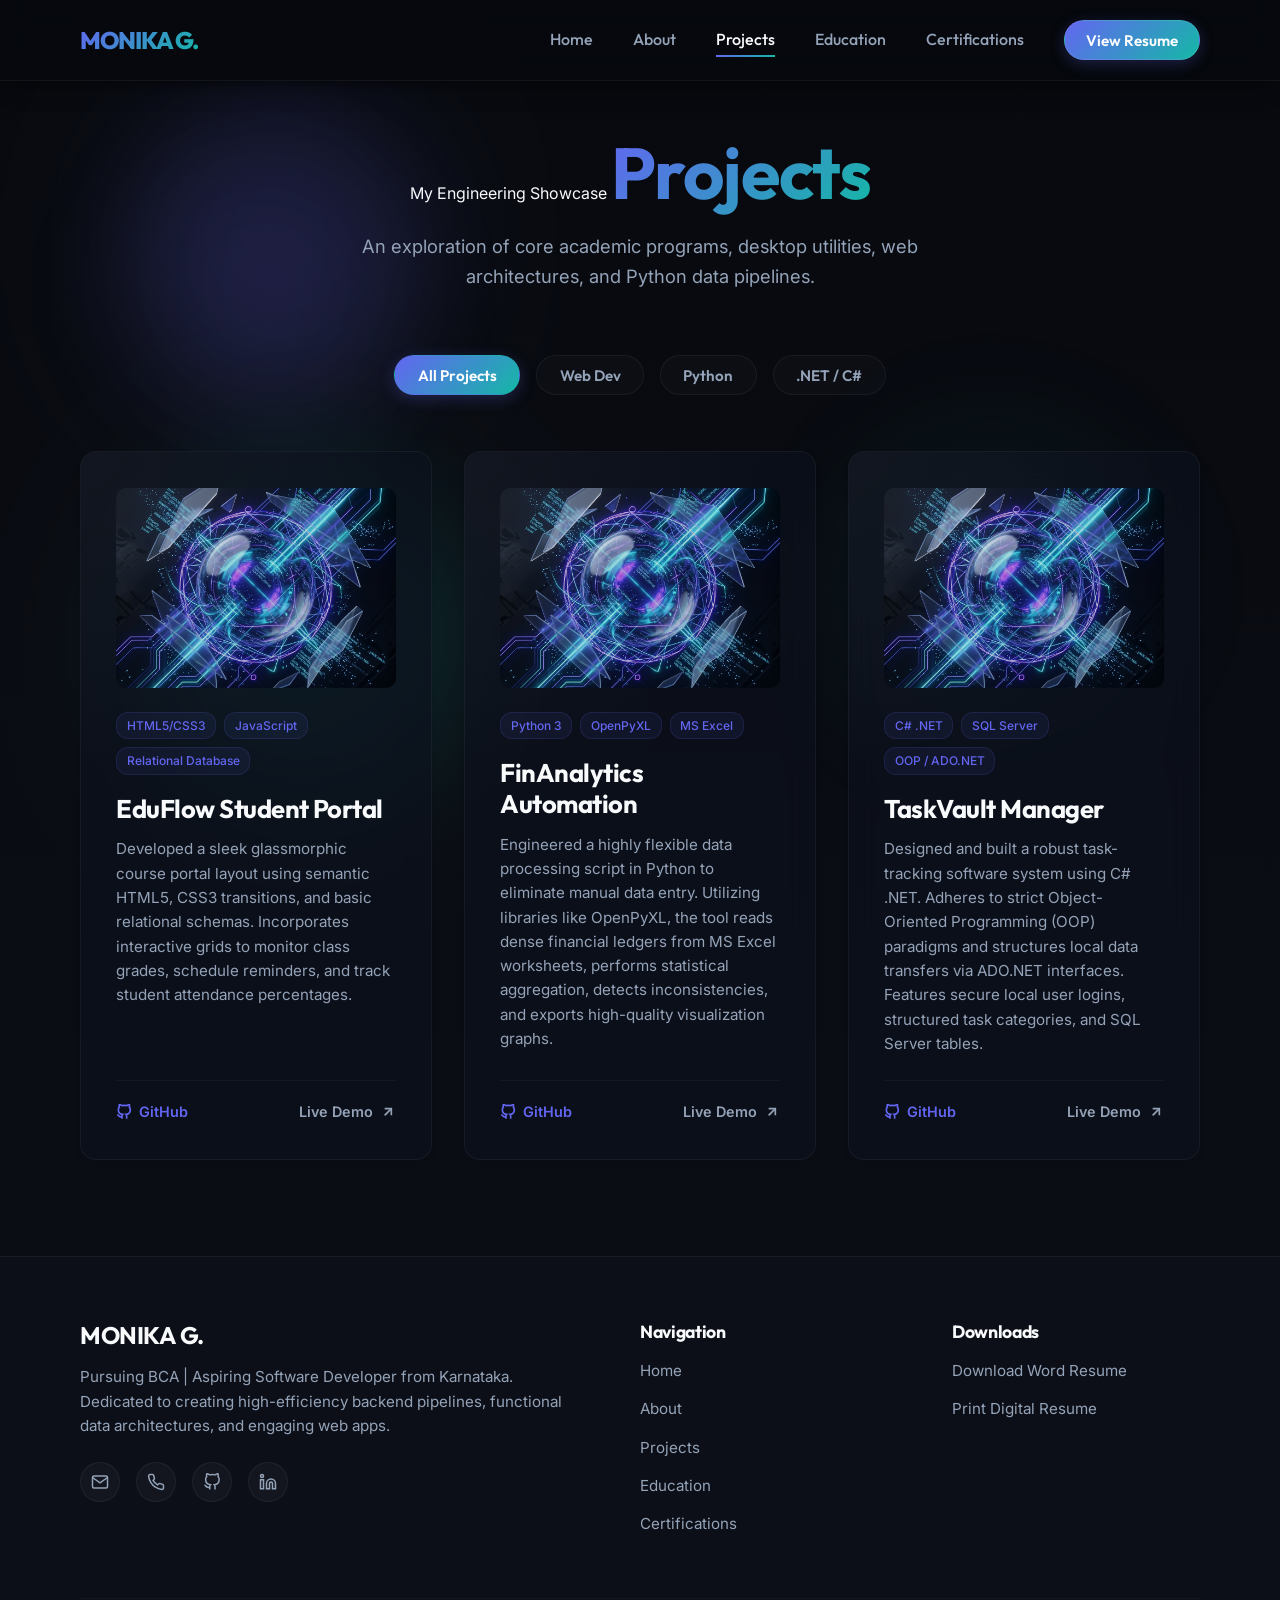
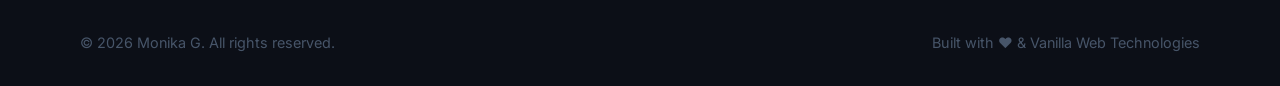
<file: projects.html>
<!DOCTYPE html>
<html lang="en">
<head>
  <meta charset="UTF-8">
  <meta name="viewport" content="width=device-width, initial-scale=1.0">
  <meta name="description" content="Explore selected programming projects by Monika G. Includes web development student portals, Python financial analyzer engines, and C#.NET database software tools.">
  <meta name="keywords" content="Monika G Projects, Web Developer Portfolio, Python Projects, C# .NET Projects">
  <meta name="author" content="Monika G">
  <title>Projects Showcase | Monika G</title>
  <link rel="stylesheet" href="css/style.css">
  <style>
    /* Projects-specific styles */
    .projects-header {
      padding-top: 130px;
      padding-bottom: 2rem;
      text-align: center;
    }
    
    .filter-container {
      display: flex;
      justify-content: center;
      gap: 1rem;
      margin-bottom: 3.5rem;
      flex-wrap: wrap;
    }
    
    .filter-btn {
      padding: 0.6rem 1.4rem;
      background: rgba(255, 255, 255, 0.02);
      border: 1px solid var(--border-color);
      border-radius: 30px;
      color: var(--text-secondary);
      font-family: var(--font-heading);
      font-weight: 600;
      font-size: 0.95rem;
      cursor: pointer;
      transition: var(--transition-smooth);
    }
    
    .filter-btn:hover {
      border-color: rgba(255,255,255,0.2);
      color: var(--text-primary);
      transform: translateY(-2px);
    }
    
    .filter-btn.active {
      background: var(--accent-gradient);
      color: white;
      border-color: transparent;
      box-shadow: 0 4px 15px rgba(99, 102, 241, 0.25);
    }
    
    .projects-grid {
      transition: var(--transition-smooth);
    }
    
    /* Project item details */
    .project-card {
      display: flex;
      flex-direction: column;
      height: 100%;
    }
    
    .project-img-holder {
      width: 100%;
      height: 200px;
      border-radius: 10px;
      background: var(--bg-secondary);
      overflow: hidden;
      margin-bottom: 1.5rem;
      position: relative;
    }
    
    .project-img-holder img {
      width: 100%;
      height: 100%;
      object-fit: cover;
      opacity: 0.85;
      transition: var(--transition-smooth);
    }
    
    .project-card:hover .project-img-holder img {
      transform: scale(1.06);
      opacity: 1;
    }
    
    .project-specs {
      display: flex;
      gap: 0.5rem;
      flex-wrap: wrap;
      margin-bottom: 1.2rem;
    }
    
    .spec-tag {
      font-size: 0.75rem;
      padding: 0.2rem 0.6rem;
      background: rgba(99, 102, 241, 0.08);
      border: 1px solid rgba(99, 102, 241, 0.15);
      border-radius: 12px;
      color: var(--primary);
      font-weight: 500;
    }
    
    .project-desc {
      font-size: 0.95rem;
      line-height: 1.6;
      margin-bottom: 1.5rem;
      flex-grow: 1;
    }
    
    .project-footer {
      display: flex;
      justify-content: space-between;
      align-items: center;
      margin-top: auto;
      border-top: 1px solid rgba(255,255,255,0.03);
      padding-top: 1.2rem;
    }
    
    .action-link {
      display: inline-flex;
      align-items: center;
      gap: 0.4rem;
      font-size: 0.9rem;
      font-weight: 600;
      color: var(--text-secondary);
      transition: var(--transition-fast);
    }
    
    .action-link:hover {
      color: var(--secondary);
    }
    
    .github-link {
      color: var(--primary);
    }
    
    .github-link:hover {
      color: var(--secondary);
    }
    
    /* Animation state for filter */
    .project-item {
      transition: opacity 0.4s ease, transform 0.4s ease;
    }
    
    .project-item.hidden {
      display: none;
      opacity: 0;
      transform: scale(0.9);
    }
  </style>
</head>
<body>

  <!-- Background blobs -->
  <div class="blob blob-primary" style="top: 10%; right: 10%;"></div>
  <div class="blob blob-secondary" style="bottom: 10%; left: 10%;"></div>
  <div class="hero-glow-1"></div>
  <div class="hero-glow-2"></div>

  <!-- NAVIGATION HEADER -->
  <header class="header scrolled">
    <div class="container nav-container">
      <a href="index.html" class="logo" id="logoLink">MONIKA G.</a>
      <button class="hamburger" id="navToggle" aria-label="Toggle menu">
        <span></span>
        <span></span>
        <span></span>
      </button>
      <ul class="nav-menu" id="navMenu">
        <li><a href="index.html" class="nav-link" id="homeLink">Home</a></li>
        <li><a href="about.html" class="nav-link" id="aboutLink">About</a></li>
        <li><a href="projects.html" class="nav-link active" id="projectsLink">Projects</a></li>
        <li><a href="education.html" class="nav-link" id="educationLink">Education</a></li>
        <li><a href="certification.html" class="nav-link" id="certsLink">Certifications</a></li>
        <li><a href="resume-view.html" class="nav-cta" id="resumeCta">View Resume</a></li>
      </ul>
    </div>
  </header>

  <!-- PROJECTS HEADER -->
  <section class="projects-header animate-on-load">
    <div class="container">
      <span class="subtitle-badge">My Engineering Showcase</span>
      <h1 class="gradient-text">Projects</h1>
      <p style="max-width: 600px; margin: 1rem auto 0; font-size: 1.15rem;">
        An exploration of core academic programs, desktop utilities, web architectures, and Python data pipelines.
      </p>
    </div>
  </section>

  <!-- FILTER & PROJECTS LIST -->
  <section style="padding: 2rem 0 6rem;">
    <div class="container scroll-reveal">
      
      <!-- Filter controls -->
      <div class="filter-container">
        <button class="filter-btn active" data-filter="all">All Projects</button>
        <button class="filter-btn" data-filter="web">Web Dev</button>
        <button class="filter-btn" data-filter="python">Python</button>
        <button class="filter-btn" data-filter="dotnet">.NET / C#</button>
      </div>
      
      <!-- Projects Grid -->
      <div class="grid-3 projects-grid" id="projectsWrapper">
        
        <!-- Project 1: Web -->
        <div class="project-item" data-category="web">
          <div class="card project-card">
            <div class="project-img-holder">
              <img src="assets/hero_graphic.png" alt="EduFlow Student Portal Dashboard Mockup">
            </div>
            <div class="project-specs">
              <span class="spec-tag">HTML5/CSS3</span>
              <span class="spec-tag">JavaScript</span>
              <span class="spec-tag">Relational Database</span>
            </div>
            <h3 class="card-title">EduFlow Student Portal</h3>
            <p class="project-desc">
              Developed a sleek glassmorphic course portal layout using semantic HTML5, CSS3 transitions, and basic relational schemas. Incorporates interactive grids to monitor class grades, schedule reminders, and track student attendance percentages.
            </p>
            <div class="project-footer">
              <a href="#" class="action-link github-link">
                <svg width="16" height="16" viewBox="0 0 24 24" fill="none" stroke="currentColor" stroke-width="2.5"><path d="M9 19c-5 1.5-5-2.5-7-3m14 6v-3.87a3.37 3.37 0 0 0-.94-2.61c3.14-.35 6.44-1.54 6.44-7A5.44 5.44 0 0 0 20 4.77 5.07 5.07 0 0 0 19.91 1S18.73.65 16 2.48a13.38 13.38 0 0 0-7 0C6.27.65 5.09 1 5.09 1A5.07 5.07 0 0 0 5 4.77a5.44 5.44 0 0 0-1.5 3.78c0 5.42 3.3 6.61 6.44 7A3.37 3.37 0 0 0 9 18.13V22"></path></svg>
                GitHub
              </a>
              <a href="#" class="action-link">
                Live Demo
                <svg width="16" height="16" viewBox="0 0 24 24" fill="none" stroke="currentColor" stroke-width="2.5"><line x1="7" y1="17" x2="17" y2="7"></line><polyline points="7 7 17 7 17 17"></polyline></svg>
              </a>
            </div>
          </div>
        </div>

        <!-- Project 2: Python -->
        <div class="project-item" data-category="python">
          <div class="card project-card">
            <div class="project-img-holder">
              <img src="assets/hero_graphic.png" alt="FinAnalytics Automation Engine Mockup">
            </div>
            <div class="project-specs">
              <span class="spec-tag">Python 3</span>
              <span class="spec-tag">OpenPyXL</span>
              <span class="spec-tag">MS Excel</span>
            </div>
            <h3 class="card-title">FinAnalytics Automation</h3>
            <p class="project-desc">
              Engineered a highly flexible data processing script in Python to eliminate manual data entry. Utilizing libraries like OpenPyXL, the tool reads dense financial ledgers from MS Excel worksheets, performs statistical aggregation, detects inconsistencies, and exports high-quality visualization graphs.
            </p>
            <div class="project-footer">
              <a href="#" class="action-link github-link">
                <svg width="16" height="16" viewBox="0 0 24 24" fill="none" stroke="currentColor" stroke-width="2.5"><path d="M9 19c-5 1.5-5-2.5-7-3m14 6v-3.87a3.37 3.37 0 0 0-.94-2.61c3.14-.35 6.44-1.54 6.44-7A5.44 5.44 0 0 0 20 4.77 5.07 5.07 0 0 0 19.91 1S18.73.65 16 2.48a13.38 13.38 0 0 0-7 0C6.27.65 5.09 1 5.09 1A5.07 5.07 0 0 0 5 4.77a5.44 5.44 0 0 0-1.5 3.78c0 5.42 3.3 6.61 6.44 7A3.37 3.37 0 0 0 9 18.13V22"></path></svg>
                GitHub
              </a>
              <a href="#" class="action-link">
                Live Demo
                <svg width="16" height="16" viewBox="0 0 24 24" fill="none" stroke="currentColor" stroke-width="2.5"><line x1="7" y1="17" x2="17" y2="7"></line><polyline points="7 7 17 7 17 17"></polyline></svg>
              </a>
            </div>
          </div>
        </div>

        <!-- Project 3: .NET -->
        <div class="project-item" data-category="dotnet">
          <div class="card project-card">
            <div class="project-img-holder">
              <img src="assets/hero_graphic.png" alt="TaskVault C#.NET Application Mockup">
            </div>
            <div class="project-specs">
              <span class="spec-tag">C# .NET</span>
              <span class="spec-tag">SQL Server</span>
              <span class="spec-tag">OOP / ADO.NET</span>
            </div>
            <h3 class="card-title">TaskVault Manager</h3>
            <p class="project-desc">
              Designed and built a robust task-tracking software system using C# .NET. Adheres to strict Object-Oriented Programming (OOP) paradigms and structures local data transfers via ADO.NET interfaces. Features secure local user logins, structured task categories, and SQL Server tables.
            </p>
            <div class="project-footer">
              <a href="#" class="action-link github-link">
                <svg width="16" height="16" viewBox="0 0 24 24" fill="none" stroke="currentColor" stroke-width="2.5"><path d="M9 19c-5 1.5-5-2.5-7-3m14 6v-3.87a3.37 3.37 0 0 0-.94-2.61c3.14-.35 6.44-1.54 6.44-7A5.44 5.44 0 0 0 20 4.77 5.07 5.07 0 0 0 19.91 1S18.73.65 16 2.48a13.38 13.38 0 0 0-7 0C6.27.65 5.09 1 5.09 1A5.07 5.07 0 0 0 5 4.77a5.44 5.44 0 0 0-1.5 3.78c0 5.42 3.3 6.61 6.44 7A3.37 3.37 0 0 0 9 18.13V22"></path></svg>
                GitHub
              </a>
              <a href="#" class="action-link">
                Live Demo
                <svg width="16" height="16" viewBox="0 0 24 24" fill="none" stroke="currentColor" stroke-width="2.5"><line x1="7" y1="17" x2="17" y2="7"></line><polyline points="7 7 17 7 17 17"></polyline></svg>
              </a>
            </div>
          </div>
        </div>
        
      </div>
    </div>
  </section>

  <!-- FOOTER -->
  <footer class="footer">
    <div class="container">
      <div class="footer-grid">
        <div class="footer-brand">
          <h4>MONIKA G.</h4>
          <p style="font-size: 0.95rem;">
            Pursuing BCA | Aspiring Software Developer from Karnataka. Dedicated to creating high-efficiency backend pipelines, functional data architectures, and engaging web apps.
          </p>
          <div class="social-links">
            <a href="mailto:gangadharmonika96@gmail.com" class="social-icon" aria-label="Mail">
              <svg width="18" height="18" viewBox="0 0 24 24" fill="none" stroke="currentColor" stroke-width="2"><path d="M4 4h16c1.1 0 2 .9 2 2v12c0 1.1-.9 2-2 2H4c-1.1 0-2-.9-2-2V6c0-1.1.9-2 2-2z"></path><polyline points="22,6 12,13 2,6"></polyline></svg>
            </a>
            <a href="tel:+919108701543" class="social-icon" aria-label="Phone">
              <svg width="18" height="18" viewBox="0 0 24 24" fill="none" stroke="currentColor" stroke-width="2"><path d="M22 16.92v3a2 2 0 0 1-2.18 2 19.79 19.79 0 0 1-8.63-3.07 19.5 19.5 0 0 1-6-6 19.79 19.79 0 0 1-3.07-8.67A2 2 0 0 1 4.11 2h3a2 2 0 0 1 2 1.72 12.84 12.84 0 0 0 .7 2.81 2 2 0 0 1-.45 2.11L8.09 9.91a16 16 0 0 0 6 6l1.27-1.27a2 2 0 0 1 2.11-.45 12.84 12.84 0 0 0 2.81.7A2 2 0 0 1 22 16.92z"></path></svg>
            </a>
            <a href="#" class="social-icon" aria-label="GitHub">
              <svg width="18" height="18" viewBox="0 0 24 24" fill="none" stroke="currentColor" stroke-width="2"><path d="M9 19c-5 1.5-5-2.5-7-3m14 6v-3.87a3.37 3.37 0 0 0-.94-2.61c3.14-.35 6.44-1.54 6.44-7A5.44 5.44 0 0 0 20 4.77 5.07 5.07 0 0 0 19.91 1S18.73.65 16 2.48a13.38 13.38 0 0 0-7 0C6.27.65 5.09 1 5.09 1A5.07 5.07 0 0 0 5 4.77a5.44 5.44 0 0 0-1.5 3.78c0 5.42 3.3 6.61 6.44 7A3.37 3.37 0 0 0 9 18.13V22"></path></svg>
            </a>
            <a href="#" class="social-icon" aria-label="LinkedIn">
              <svg width="18" height="18" viewBox="0 0 24 24" fill="none" stroke="currentColor" stroke-width="2"><path d="M16 8a6 6 0 0 1 6 6v7h-4v-7a2 2 0 0 0-2-2 2 2 0 0 0-2 2v7h-4v-7a6 6 0 0 1 6-6z"></path><rect x="2" y="9" width="4" height="12"></rect><circle cx="4" cy="4" r="2"></circle></svg>
            </a>
          </div>
        </div>
        <div>
          <h4 style="margin-bottom: 1rem; font-size: 1.1rem; color: var(--text-primary);">Navigation</h4>
          <ul class="footer-links">
            <li><a href="index.html" id="footHome">Home</a></li>
            <li><a href="about.html" id="footAbout">About</a></li>
            <li><a href="projects.html" id="footProj">Projects</a></li>
            <li><a href="education.html" id="footEduc">Education</a></li>
            <li><a href="certification.html" id="footCerts">Certifications</a></li>
          </ul>
        </div>
        <div>
          <h4 style="margin-bottom: 1rem; font-size: 1.1rem; color: var(--text-primary);">Downloads</h4>
          <ul class="footer-links">
            <li><a href="assets/resume.docx" download id="footResume">Download Word Resume</a></li>
            <li><a href="resume-view.html" id="footDigiResume">Print Digital Resume</a></li>
          </ul>
        </div>
      </div>
      <div class="footer-bottom">
        <p>&copy; 2026 Monika G. All rights reserved.</p>
        <p>Built with ❤️ &amp; Vanilla Web Technologies</p>
      </div>
    </div>
  </footer>

  <script src="js/main.js"></script>
</body>
</html>
</file>
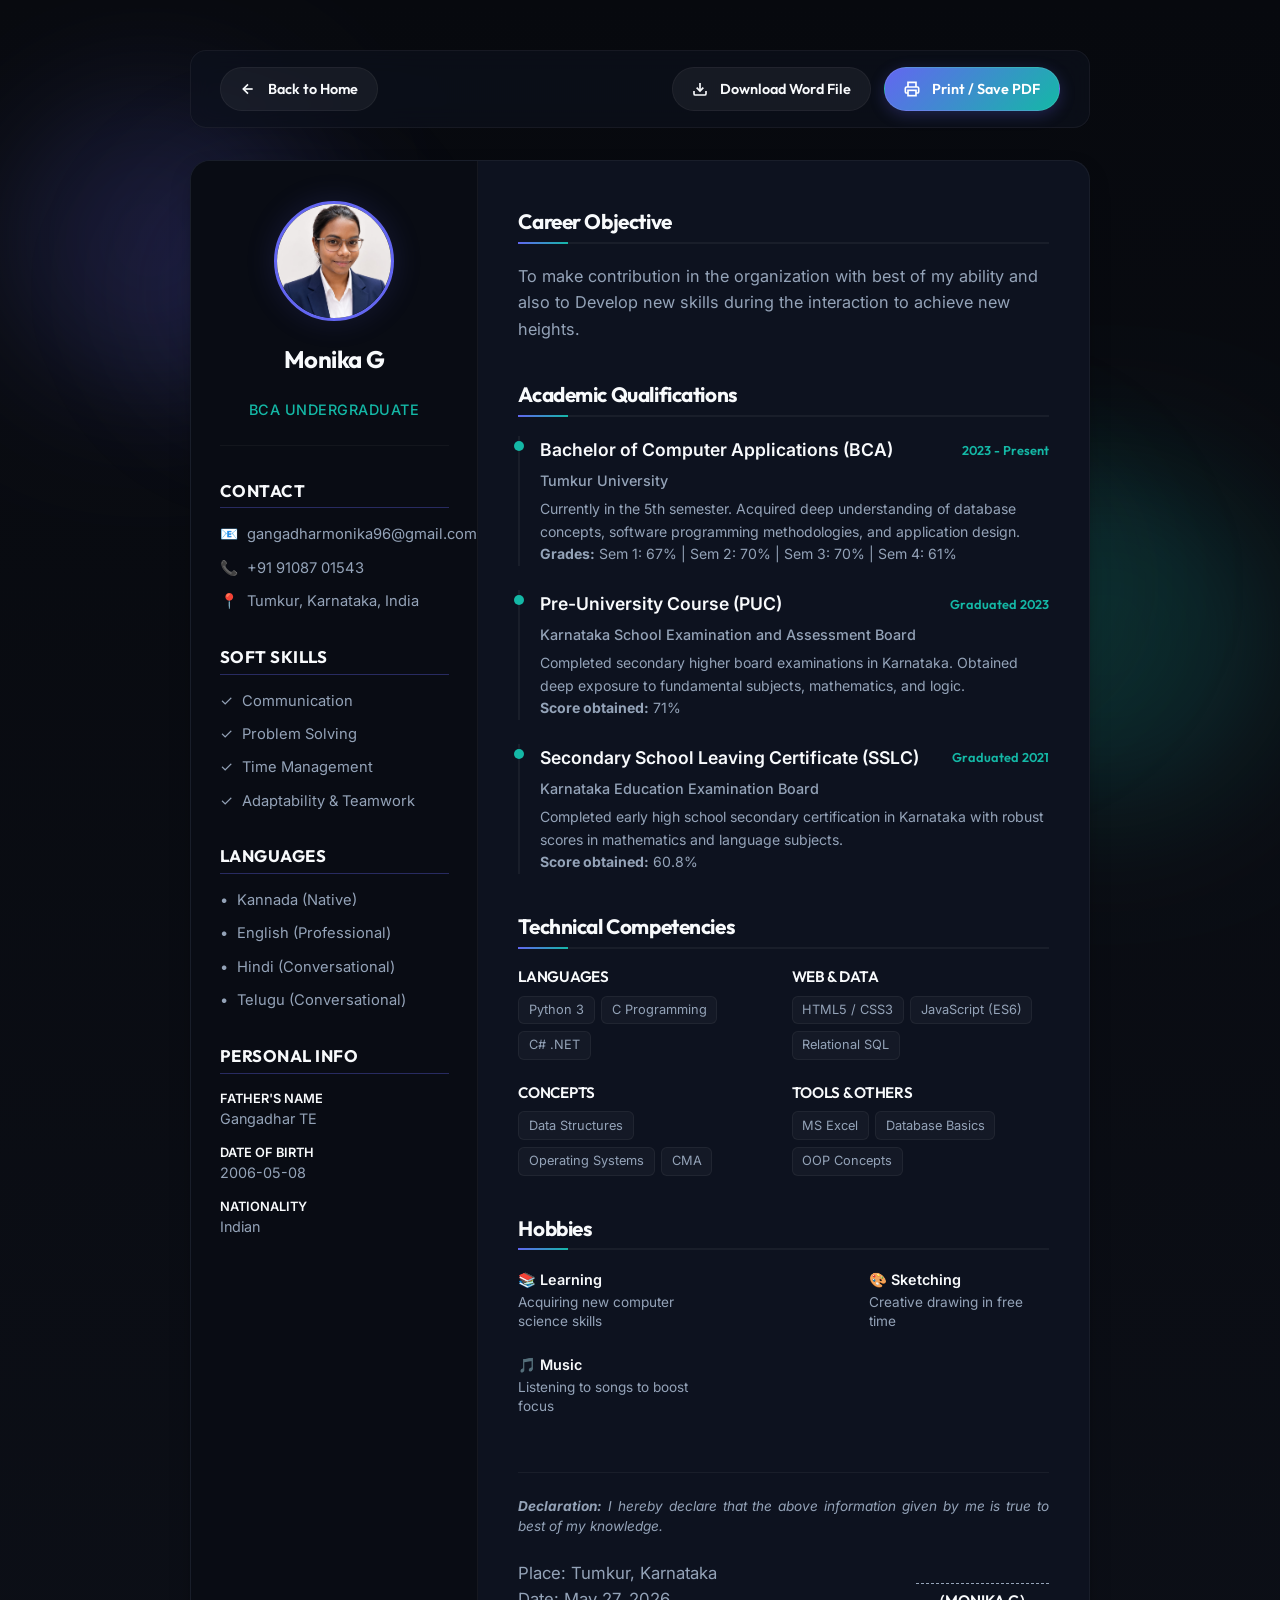
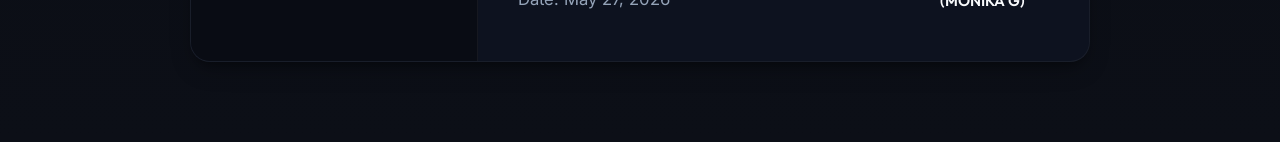
<file: resume-view.html>
<!DOCTYPE html>
<html lang="en">
<head>
  <meta charset="UTF-8">
  <meta name="viewport" content="width=device-width, initial-scale=1.0">
  <meta name="description" content="Official digital resume of Monika G, BCA student. Interactive interface to review academic scoring, technical programming expertise, soft skills, and contact details with options to download or print-to-PDF.">
  <meta name="keywords" content="Monika G Resume, Interactive Resume, PDF Resume, Word Resume, Software Engineer CV">
  <meta name="author" content="Monika G">
  <title>Digital Resume | Monika G</title>
  <link rel="stylesheet" href="css/style.css">
  <style>
    /* Digital Resume Page Specific Styles */
    .resume-page {
      padding-top: 50px;
      padding-bottom: 5rem;
      min-height: 100vh;
      display: flex;
      flex-direction: column;
      align-items: center;
    }
    
    /* Control Bar at Top */
    .resume-controls {
      display: flex;
      justify-content: space-between;
      align-items: center;
      width: 100%;
      max-width: 900px;
      background: var(--bg-card);
      backdrop-filter: blur(12px);
      border: 1px solid var(--border-color);
      border-radius: 16px;
      padding: 1rem 1.8rem;
      margin-bottom: 2rem;
      z-index: 10;
      flex-wrap: wrap;
      gap: 1rem;
    }
    
    .control-group {
      display: flex;
      gap: 0.8rem;
    }
    
    /* Resume Sheet Mockup */
    .resume-sheet {
      width: 100%;
      max-width: 900px;
      background: #0d121f;
      border: 1px solid var(--border-color);
      border-radius: 20px;
      box-shadow: var(--shadow-lg);
      overflow: hidden;
      display: grid;
      grid-template-columns: 32% 68%;
    }
    
    @media (max-width: 768px) {
      .resume-sheet {
        grid-template-columns: 1fr;
      }
    }
    
    /* Sidebar Details */
    .resume-sidebar {
      background: #090c14;
      border-right: 1px solid var(--border-color);
      padding: 2.5rem 1.8rem;
      display: flex;
      flex-direction: column;
      gap: 2.2rem;
    }
    
    .resume-profile {
      text-align: center;
      border-bottom: 1px solid rgba(255,255,255,0.04);
      padding-bottom: 1.5rem;
    }
    
    .resume-avatar {
      width: 120px;
      height: 120px;
      border-radius: 50%;
      border: 3px solid var(--primary);
      object-fit: cover;
      margin-bottom: 1rem;
      box-shadow: var(--shadow-glow);
    }
    
    .resume-name {
      font-size: 1.5rem;
      font-family: var(--font-heading);
      color: var(--text-primary);
    }
    
    .resume-title {
      font-size: 0.9rem;
      color: var(--secondary);
      font-weight: 500;
      margin-top: 0.2rem;
      text-transform: uppercase;
      letter-spacing: 0.5px;
    }
    
    .sidebar-section-title {
      font-family: var(--font-heading);
      font-size: 1.05rem;
      font-weight: 700;
      color: var(--text-primary);
      border-bottom: 1px solid var(--border-color-hover);
      padding-bottom: 0.4rem;
      margin-bottom: 1rem;
      text-transform: uppercase;
      letter-spacing: 0.5px;
    }
    
    .sidebar-list {
      list-style: none;
      display: flex;
      flex-direction: column;
      gap: 0.8rem;
    }
    
    .sidebar-list li {
      font-size: 0.92rem;
      color: var(--text-secondary);
      display: flex;
      align-items: flex-start;
      gap: 0.6rem;
      line-height: 1.4;
    }
    
    .sidebar-list a {
      color: var(--text-secondary);
    }
    
    .sidebar-list a:hover {
      color: var(--primary);
    }
    
    /* Main Content Area */
    .resume-main {
      padding: 3rem 2.5rem;
      display: flex;
      flex-direction: column;
      gap: 2.5rem;
    }
    
    .resume-section-title {
      font-family: var(--font-heading);
      font-size: 1.3rem;
      font-weight: 700;
      color: var(--text-primary);
      border-bottom: 2px solid var(--border-color);
      padding-bottom: 0.5rem;
      margin-bottom: 1.2rem;
      position: relative;
    }
    
    .resume-section-title::after {
      content: '';
      position: absolute;
      bottom: -2px;
      left: 0;
      width: 50px;
      height: 2px;
      background: var(--accent-gradient);
    }
    
    .objective-text {
      font-size: 1.02rem;
      line-height: 1.6;
      color: var(--text-secondary);
    }
    
    /* Timeline styles inside resume sheet */
    .sheet-timeline {
      display: flex;
      flex-direction: column;
      gap: 1.5rem;
    }
    
    .sheet-timeline-node {
      border-left: 2px solid var(--border-color);
      padding-left: 1.2rem;
      position: relative;
    }
    
    .sheet-timeline-node::before {
      content: '';
      position: absolute;
      left: -6px;
      top: 5px;
      width: 10px;
      height: 10px;
      border-radius: 50%;
      background: var(--secondary);
    }
    
    .node-header {
      display: flex;
      justify-content: space-between;
      align-items: center;
      margin-bottom: 0.3rem;
      flex-wrap: wrap;
    }
    
    .node-title {
      font-size: 1.1rem;
      font-weight: 600;
      color: var(--text-primary);
    }
    
    .node-date {
      font-size: 0.8rem;
      color: var(--secondary);
      font-weight: 600;
      font-family: var(--font-heading);
    }
    
    .node-inst {
      font-size: 0.9rem;
      color: var(--text-secondary);
      font-weight: 500;
      margin-bottom: 0.4rem;
    }
    
    .node-desc {
      font-size: 0.88rem;
      color: var(--text-secondary);
    }
    
    /* Skills Grid inside sheet */
    .sheet-skills-grid {
      display: grid;
      grid-template-columns: repeat(2, 1fr);
      gap: 1rem;
    }
    
    @media (max-width: 550px) {
      .sheet-skills-grid {
        grid-template-columns: 1fr;
      }
    }
    
    .sheet-skill-group h4 {
      font-size: 0.95rem;
      color: var(--text-primary);
      margin-bottom: 0.6rem;
      text-transform: uppercase;
      font-weight: 600;
    }
    
    .sheet-tags {
      display: flex;
      flex-wrap: wrap;
      gap: 0.4rem;
    }
    
    .sheet-tag {
      font-size: 0.8rem;
      padding: 0.2rem 0.6rem;
      background: rgba(255, 255, 255, 0.03);
      border: 1px solid var(--border-color);
      border-radius: 6px;
      color: var(--text-secondary);
    }
  </style>
</head>
<body>

  <!-- Background decorations -->
  <div class="blob blob-primary" style="top: 10%; left: 0%;"></div>
  <div class="blob blob-secondary" style="bottom: 10%; right: 0%;"></div>
  <div class="hero-glow-1"></div>
  <div class="hero-glow-2"></div>

  <div class="container resume-page">
    
    <!-- CONTROLS BAR (Hidden during Print) -->
    <div class="resume-controls no-print animate-on-load">
      <a href="index.html" class="btn btn-secondary" id="backHomeBtn" style="padding: 0.6rem 1.2rem; font-size: 0.9rem;">
        <svg width="16" height="16" viewBox="0 0 24 24" fill="none" stroke="currentColor" stroke-width="2.5"><line x1="19" y1="12" x2="5" y2="12"></line><polyline points="12 19 5 12 12 5"></polyline></svg>
        Back to Home
      </a>
      <div class="control-group">
        <a href="assets/resume.docx" download class="btn btn-secondary" id="downloadDocxBtn" style="padding: 0.6rem 1.2rem; font-size: 0.9rem;">
          <svg width="16" height="16" viewBox="0 0 24 24" fill="none" stroke="currentColor" stroke-width="2.5"><path d="M21 15v4a2 2 0 0 1-2 2H5a2 2 0 0 1-2-2v-4"></path><polyline points="7 10 12 15 17 10"></polyline><line x1="12" y1="15" x2="12" y2="3"></line></svg>
          Download Word File
        </a>
        <button onclick="window.print()" class="btn btn-primary" id="printPdfBtn" style="padding: 0.6rem 1.2rem; font-size: 0.9rem;">
          <svg width="16" height="16" viewBox="0 0 24 24" fill="none" stroke="currentColor" stroke-width="2.5"><polyline points="6 9 6 2 18 2 18 9"></polyline><path d="M6 18H4a2 2 0 0 1-2-2v-5a2 2 0 0 1 2-2h16a2 2 0 0 1 2 2v5a2 2 0 0 1-2 2h-2"></path><rect x="6" y="14" width="12" height="8"></rect></svg>
          Print / Save PDF
        </button>
      </div>
    </div>

    <!-- DIGITAL RESUME SHEET -->
    <div class="resume-sheet animate-on-load delay-1" id="resumeContainer">
      
      <!-- SIDEBAR DETAILS -->
      <aside class="resume-sidebar">
        <!-- Profile info inside sheet -->
        <div class="resume-profile">
          <img src="assets/profile.jpg" alt="Monika G Headshot" class="resume-avatar">
          <h2 class="resume-name">Monika G</h2>
          <div class="resume-title">BCA Undergraduate</div>
        </div>
        
        <!-- Contact details section -->
        <div>
          <h3 class="sidebar-section-title">Contact</h3>
          <ul class="sidebar-list">
            <li>
              <span>📧</span>
              <a href="mailto:gangadharmonika96@gmail.com">gangadharmonika96@gmail.com</a>
            </li>
            <li>
              <span>📞</span>
              <a href="tel:+919108701543">+91 91087 01543</a>
            </li>
            <li>
              <span>📍</span>
              <span>Tumkur, Karnataka, India</span>
            </li>
          </ul>
        </div>
        
        <!-- Soft skills section -->
        <div>
          <h3 class="sidebar-section-title">Soft Skills</h3>
          <ul class="sidebar-list">
            <li><span>✓</span> Communication</li>
            <li><span>✓</span> Problem Solving</li>
            <li><span>✓</span> Time Management</li>
            <li><span>✓</span> Adaptability &amp; Teamwork</li>
          </ul>
        </div>
        
        <!-- Languages section -->
        <div>
          <h3 class="sidebar-section-title">Languages</h3>
          <ul class="sidebar-list">
            <li><span>•</span> Kannada (Native)</li>
            <li><span>•</span> English (Professional)</li>
            <li><span>•</span> Hindi (Conversational)</li>
            <li><span>•</span> Telugu (Conversational)</li>
          </ul>
        </div>
        
        <!-- Personal info section -->
        <div>
          <h3 class="sidebar-section-title">Personal Info</h3>
          <ul class="sidebar-list" style="gap: 0.6rem;">
            <li style="flex-direction:column; gap:0.1rem;">
              <span style="font-weight:600; color:var(--text-primary); font-size:0.8rem; text-transform:uppercase;">Father's Name</span>
              <span style="font-size:0.9rem;">Gangadhar TE</span>
            </li>
            <li style="flex-direction:column; gap:0.1rem; margin-top:0.3rem;">
              <span style="font-weight:600; color:var(--text-primary); font-size:0.8rem; text-transform:uppercase;">Date of Birth</span>
              <span style="font-size:0.9rem;">2006-05-08</span>
            </li>
            <li style="flex-direction:column; gap:0.1rem; margin-top:0.3rem;">
              <span style="font-weight:600; color:var(--text-primary); font-size:0.8rem; text-transform:uppercase;">Nationality</span>
              <span style="font-size:0.9rem;">Indian</span>
            </li>
          </ul>
        </div>
      </aside>

      <!-- MAIN CONTENT SECTION -->
      <main class="resume-main">
        
        <!-- Career Objective -->
        <div>
          <h3 class="resume-section-title">Career Objective</h3>
          <p class="objective-text">
            To make contribution in the organization with best of my ability and also to Develop new skills during the interaction to achieve new heights.
          </p>
        </div>
        
        <!-- Academic timeline -->
        <div>
          <h3 class="resume-section-title">Academic Qualifications</h3>
          <div class="sheet-timeline">
            <!-- BCA -->
            <div class="sheet-timeline-node">
              <div class="node-header">
                <span class="node-title">Bachelor of Computer Applications (BCA)</span>
                <span class="node-date">2023 - Present</span>
              </div>
              <div class="node-inst">Tumkur University</div>
              <p class="node-desc">
                Currently in the 5th semester. Acquired deep understanding of database concepts, software programming methodologies, and application design.
                <br><strong>Grades:</strong> Sem 1: 67% | Sem 2: 70% | Sem 3: 70% | Sem 4: 61%
              </p>
            </div>
            
            <!-- PUC -->
            <div class="sheet-timeline-node">
              <div class="node-header">
                <span class="node-title">Pre-University Course (PUC)</span>
                <span class="node-date">Graduated 2023</span>
              </div>
              <div class="node-inst">Karnataka School Examination and Assessment Board</div>
              <p class="node-desc">
                Completed secondary higher board examinations in Karnataka. Obtained deep exposure to fundamental subjects, mathematics, and logic.
                <br><strong>Score obtained:</strong> 71%
              </p>
            </div>
            
            <!-- SSLC -->
            <div class="sheet-timeline-node">
              <div class="node-header">
                <span class="node-title">Secondary School Leaving Certificate (SSLC)</span>
                <span class="node-date">Graduated 2021</span>
              </div>
              <div class="node-inst">Karnataka Education Examination Board</div>
              <p class="node-desc">
                Completed early high school secondary certification in Karnataka with robust scores in mathematics and language subjects.
                <br><strong>Score obtained:</strong> 60.8%
              </p>
            </div>
          </div>
        </div>
        
        <!-- Technical details grid -->
        <div>
          <h3 class="resume-section-title">Technical Competencies</h3>
          <div class="sheet-skills-grid">
            <div class="sheet-skill-group">
              <h4>Languages</h4>
              <div class="sheet-tags">
                <span class="sheet-tag">Python 3</span>
                <span class="sheet-tag">C Programming</span>
                <span class="sheet-tag">C# .NET</span>
              </div>
            </div>
            <div class="sheet-skill-group">
              <h4>Web &amp; Data</h4>
              <div class="sheet-tags">
                <span class="sheet-tag">HTML5 / CSS3</span>
                <span class="sheet-tag">JavaScript (ES6)</span>
                <span class="sheet-tag">Relational SQL</span>
              </div>
            </div>
            <div class="sheet-skill-group" style="margin-top: 0.5rem;">
              <h4>Concepts</h4>
              <div class="sheet-tags">
                <span class="sheet-tag">Data Structures</span>
                <span class="sheet-tag">Operating Systems</span>
                <span class="sheet-tag">CMA</span>
              </div>
            </div>
            <div class="sheet-skill-group" style="margin-top: 0.5rem;">
              <h4>Tools &amp; Others</h4>
              <div class="sheet-tags">
                <span class="sheet-tag">MS Excel</span>
                <span class="sheet-tag">Database Basics</span>
                <span class="sheet-tag">OOP Concepts</span>
              </div>
            </div>
          </div>
        </div>
        
        <!-- Hobbies section -->
        <div>
          <h3 class="resume-section-title">Hobbies</h3>
          <ul class="sidebar-list" style="flex-direction:row; justify-content:space-between; flex-wrap:wrap; gap:1.5rem;">
            <li style="flex-direction:column; gap:0.2rem;">
              <span style="font-weight:600; color:var(--text-primary); font-size:0.9rem;">📚 Learning</span>
              <span style="font-size:0.85rem; max-width:180px;">Acquiring new computer science skills</span>
            </li>
            <li style="flex-direction:column; gap:0.2rem;">
              <span style="font-weight:600; color:var(--text-primary); font-size:0.9rem;">🎨 Sketching</span>
              <span style="font-size:0.85rem; max-width:180px;">Creative drawing in free time</span>
            </li>
            <li style="flex-direction:column; gap:0.2rem;">
              <span style="font-weight:600; color:var(--text-primary); font-size:0.9rem;">🎵 Music</span>
              <span style="font-size:0.85rem; max-width:180px;">Listening to songs to boost focus</span>
            </li>
          </ul>
        </div>
        
        <!-- Declaration inside sheet -->
        <div style="margin-top: 1rem; border-top: 1px solid var(--border-color); padding-top: 1.5rem;">
          <p style="font-style: italic; font-size: 0.85rem; color: var(--text-secondary); text-align: justify; line-height: 1.4;">
            <strong>Declaration:</strong> I hereby declare that the above information given by me is true to best of my knowledge.
          </p>
          <div style="margin-top: 1.5rem; display: flex; justify-content: space-between; align-items: flex-end;">
            <div style="font-size: 0.85rem; color: var(--text-secondary);">
              <p>Place: Tumkur, Karnataka</p>
              <p>Date: May 27, 2026</p>
            </div>
            <div style="text-align: center; border-top: 1px dashed var(--text-secondary); padding: 0.3rem 1.5rem 0; font-family: var(--font-heading); font-size: 0.95rem; font-weight:600; color: var(--text-primary);">
              (MONIKA G)
            </div>
          </div>
        </div>

      </main>
    </div>
  </div>
  
</body>
</html>
</file>
<file: css/style.css>
@import url('https://fonts.googleapis.com/css2?family=Inter:wght@300;400;500;600;700&family=Outfit:wght@300;400;500;600;700;800&display=swap');

/* ==========================================
   DESIGN TOKENS & VARIABLES
   ========================================== */
:root {
  --bg-primary: #07090e;
  --bg-secondary: #0c0f17;
  --bg-card: rgba(13, 18, 30, 0.65);
  --bg-card-hover: rgba(20, 27, 45, 0.85);
  --border-color: rgba(255, 255, 255, 0.05);
  --border-color-hover: rgba(99, 102, 241, 0.35);
  
  --primary: #6366f1; /* Neon Indigo */
  --primary-rgb: 99, 102, 241;
  --secondary: #14b8a6; /* Electric Teal */
  --secondary-rgb: 20, 184, 166;
  
  --accent-gradient: linear-gradient(135deg, var(--primary), var(--secondary));
  --accent-gradient-hover: linear-gradient(135deg, #4f46e5, #0d9488);
  --dark-gradient: linear-gradient(180deg, var(--bg-primary) 0%, var(--bg-secondary) 100%);
  
  --text-primary: #f8fafc;
  --text-secondary: #94a3b8;
  --text-muted: #475569;
  
  --font-heading: 'Outfit', sans-serif;
  --font-body: 'Inter', sans-serif;
  
  --transition-smooth: all 0.4s cubic-bezier(0.16, 1, 0.3, 1);
  --transition-fast: all 0.2s ease;
  
  --shadow-sm: 0 4px 6px -1px rgba(0, 0, 0, 0.1), 0 2px 4px -1px rgba(0, 0, 0, 0.06);
  --shadow-lg: 0 10px 25px -5px rgba(0, 0, 0, 0.3), 0 8px 10px -6px rgba(0, 0, 0, 0.3);
  --shadow-glow: 0 0 30px rgba(99, 102, 241, 0.15);
}

/* ==========================================
   BASE STYLES & RESET
   ========================================== */
* {
  box-sizing: border-box;
  margin: 0;
  padding: 0;
}

html {
  scroll-behavior: smooth;
  font-size: 16px;
}

body {
  background-color: var(--bg-primary);
  background-image: var(--dark-gradient);
  color: var(--text-primary);
  font-family: var(--font-body);
  line-height: 1.6;
  overflow-x: hidden;
  min-height: 100vh;
}

/* Modern Custom Scrollbar */
::-webkit-scrollbar {
  width: 10px;
}

::-webkit-scrollbar-track {
  background: var(--bg-primary);
}

::-webkit-scrollbar-thumb {
  background: rgba(255, 255, 255, 0.1);
  border-radius: 5px;
  border: 2px solid var(--bg-primary);
  transition: var(--transition-fast);
}

::-webkit-scrollbar-thumb:hover {
  background: var(--primary);
}

/* ==========================================
   TYPOGRAPHY
   ========================================== */
h1, h2, h3, h4, h5, h6 {
  font-family: var(--font-heading);
  font-weight: 700;
  letter-spacing: -0.02em;
  line-height: 1.2;
}

h1 {
  font-size: clamp(2.5rem, 6vw, 4.5rem);
}

h2 {
  font-size: clamp(2rem, 4vw, 3rem);
  margin-bottom: 1.5rem;
}

h3 {
  font-size: clamp(1.3rem, 2vw, 1.8rem);
}

a {
  color: inherit;
  text-decoration: none;
  transition: var(--transition-fast);
}

p {
  color: var(--text-secondary);
  font-size: 1.05rem;
}

.gradient-text {
  background: var(--accent-gradient);
  -webkit-background-clip: text;
  -webkit-text-fill-color: transparent;
  background-clip: text;
  display: inline-block;
}

/* ==========================================
   LAYOUT CONTAINERS
   ========================================== */
.container {
  width: 90%;
  max-width: 1200px;
  margin: 0 auto;
  padding: 0 1rem;
}

section {
  padding: 6rem 0;
  position: relative;
}

/* Grid helper classes */
.grid-2 {
  display: grid;
  grid-template-columns: repeat(2, 1fr);
  gap: 2rem;
}

.grid-3 {
  display: grid;
  grid-template-columns: repeat(3, 1fr);
  gap: 2rem;
}

@media (max-width: 992px) {
  .grid-3 {
    grid-template-columns: repeat(2, 1fr);
  }
}

@media (max-width: 768px) {
  .grid-2, .grid-3 {
    grid-template-columns: 1fr;
  }
  section {
    padding: 4rem 0;
  }
}

/* ==========================================
   PREMIUM NAV HEADER
   ========================================== */
.header {
  position: fixed;
  top: 0;
  left: 0;
  width: 100%;
  z-index: 1000;
  background: rgba(7, 9, 14, 0.4);
  backdrop-filter: blur(16px);
  -webkit-backdrop-filter: blur(16px);
  border-bottom: 1px solid var(--border-color);
  transition: var(--transition-smooth);
}

.header.scrolled {
  background: rgba(7, 9, 14, 0.85);
  box-shadow: var(--shadow-lg);
}

.nav-container {
  display: flex;
  justify-content: space-between;
  align-items: center;
  height: 80px;
}

.logo {
  font-family: var(--font-heading);
  font-weight: 800;
  font-size: 1.5rem;
  background: var(--accent-gradient);
  -webkit-background-clip: text;
  -webkit-text-fill-color: transparent;
  letter-spacing: -1px;
}

.nav-menu {
  display: flex;
  align-items: center;
  gap: 2.5rem;
  list-style: none;
}

.nav-link {
  font-family: var(--font-heading);
  font-size: 1rem;
  font-weight: 500;
  color: var(--text-secondary);
  position: relative;
  padding: 0.5rem 0;
}

.nav-link::after {
  content: '';
  position: absolute;
  bottom: 0;
  left: 0;
  width: 0;
  height: 2px;
  background: var(--accent-gradient);
  transition: var(--transition-smooth);
}

.nav-link:hover, .nav-link.active {
  color: var(--text-primary);
}

.nav-link.active::after, .nav-link:hover::after {
  width: 100%;
}

.nav-cta {
  background: var(--accent-gradient);
  color: white;
  padding: 0.6rem 1.3rem;
  border-radius: 30px;
  font-family: var(--font-heading);
  font-weight: 600;
  font-size: 0.95rem;
  box-shadow: 0 4px 15px rgba(99, 102, 241, 0.25);
  border: 1px solid rgba(255, 255, 255, 0.1);
  transition: var(--transition-smooth);
}

.nav-cta:hover {
  transform: translateY(-2px);
  box-shadow: 0 6px 20px rgba(99, 102, 241, 0.4);
  background: var(--accent-gradient-hover);
}

/* Mobile Toggle Hamburger */
.hamburger {
  display: none;
  cursor: pointer;
  background: none;
  border: none;
  flex-direction: column;
  justify-content: space-between;
  width: 25px;
  height: 18px;
}

.hamburger span {
  display: block;
  height: 2px;
  width: 100%;
  background-color: var(--text-primary);
  border-radius: 3px;
  transition: var(--transition-fast);
}

@media (max-width: 850px) {
  .hamburger {
    display: flex;
  }
  
  .nav-menu {
    position: fixed;
    top: 80px;
    left: -100%;
    width: 100%;
    height: calc(100vh - 80px);
    background: rgba(7, 9, 14, 0.95);
    backdrop-filter: blur(20px);
    -webkit-backdrop-filter: blur(20px);
    flex-direction: column;
    padding: 3rem 1.5rem;
    gap: 2rem;
    transition: var(--transition-smooth);
    border-top: 1px solid var(--border-color);
  }
  
  .nav-menu.active {
    left: 0;
  }
  
  .nav-cta {
    width: 100%;
    text-align: center;
    max-width: 280px;
  }
  
  /* Hamburger animation */
  .hamburger.active span:nth-child(1) {
    transform: translateY(8px) rotate(45deg);
  }
  .hamburger.active span:nth-child(2) {
    opacity: 0;
  }
  .hamburger.active span:nth-child(3) {
    transform: translateY(-8px) rotate(-45deg);
  }
}

/* ==========================================
   GLASSMORPHIC CARDS
   ========================================== */
.card {
  background: var(--bg-card);
  backdrop-filter: blur(16px);
  -webkit-backdrop-filter: blur(16px);
  border: 1px solid var(--border-color);
  border-radius: 16px;
  padding: 2.2rem;
  box-shadow: var(--shadow-sm);
  transition: var(--transition-smooth);
  position: relative;
  overflow: hidden;
}

.card::before {
  content: '';
  position: absolute;
  top: 0;
  left: 0;
  width: 100%;
  height: 100%;
  background: radial-gradient(800px circle at var(--x, 0) var(--y, 0), rgba(255,255,255,0.03), transparent 40%);
  z-index: 1;
  pointer-events: none;
}

.card:hover {
  transform: translateY(-5px);
  border-color: var(--border-color-hover);
  box-shadow: var(--shadow-lg), var(--shadow-glow);
  background: var(--bg-card-hover);
}

.card-title {
  color: var(--text-primary);
  margin-bottom: 0.8rem;
  display: flex;
  align-items: center;
  gap: 0.8rem;
}

.card-icon {
  width: 42px;
  height: 42px;
  border-radius: 10px;
  background: rgba(99, 102, 241, 0.1);
  display: flex;
  align-items: center;
  justify-content: center;
  color: var(--primary);
  font-size: 1.2rem;
  border: 1px solid rgba(99, 102, 241, 0.2);
}

.card:hover .card-icon {
  background: var(--accent-gradient);
  color: white;
  border-color: transparent;
}

/* ==========================================
   BUTTONS
   ========================================== */
.btn {
  display: inline-flex;
  align-items: center;
  justify-content: center;
  gap: 0.75rem;
  padding: 0.8rem 1.8rem;
  border-radius: 30px;
  font-family: var(--font-heading);
  font-weight: 600;
  font-size: 1rem;
  cursor: pointer;
  transition: var(--transition-smooth);
  border: none;
}

.btn-primary {
  background: var(--accent-gradient);
  color: white;
  box-shadow: 0 4px 15px rgba(99, 102, 241, 0.25);
  border: 1px solid rgba(255, 255, 255, 0.1);
}

.btn-primary:hover {
  transform: translateY(-3px);
  box-shadow: 0 8px 25px rgba(99, 102, 241, 0.4);
  background: var(--accent-gradient-hover);
}

.btn-secondary {
  background: rgba(255, 255, 255, 0.05);
  color: var(--text-primary);
  border: 1px solid var(--border-color);
}

.btn-secondary:hover {
  background: rgba(255, 255, 255, 0.1);
  border-color: rgba(255, 255, 255, 0.2);
  transform: translateY(-3px);
}

/* ==========================================
   HERO / DYNAMIC DECORATIONS
   ========================================== */
.hero-glow-1 {
  position: absolute;
  top: 10%;
  left: 5%;
  width: 400px;
  height: 400px;
  background: radial-gradient(circle, rgba(99, 102, 241, 0.12) 0%, transparent 70%);
  pointer-events: none;
  filter: blur(40px);
  z-index: 0;
}

.hero-glow-2 {
  position: absolute;
  bottom: 10%;
  right: 5%;
  width: 450px;
  height: 450px;
  background: radial-gradient(circle, rgba(20, 184, 166, 0.1) 0%, transparent 70%);
  pointer-events: none;
  filter: blur(40px);
  z-index: 0;
}

/* Animated floating blob backgrounds */
.blob {
  position: absolute;
  border-radius: 50%;
  filter: blur(60px);
  opacity: 0.15;
  mix-blend-mode: screen;
  animation: float-blob 20s infinite alternate;
  pointer-events: none;
}

.blob-primary {
  width: 300px;
  height: 300px;
  background-color: var(--primary);
  top: 20%;
  left: 10%;
  animation-duration: 25s;
}

.blob-secondary {
  width: 350px;
  height: 350px;
  background-color: var(--secondary);
  bottom: 20%;
  right: 10%;
  animation-duration: 18s;
}

@keyframes float-blob {
  0% {
    transform: translate(0px, 0px) scale(1);
  }
  50% {
    transform: translate(50px, -80px) scale(1.2);
  }
  100% {
    transform: translate(-30px, 40px) scale(0.9);
  }
}

/* ==========================================
   ANIMATIONS & TRANSITIONS (SCROLL/LOAD)
   ========================================== */
.animate-on-load {
  opacity: 0;
  transform: translateY(20px);
  animation: slideUpFadeIn 0.8s cubic-bezier(0.16, 1, 0.3, 1) forwards;
}

.delay-1 { animation-delay: 0.1s; }
.delay-2 { animation-delay: 0.2s; }
.delay-3 { animation-delay: 0.3s; }
.delay-4 { animation-delay: 0.4s; }

@keyframes slideUpFadeIn {
  to {
    opacity: 1;
    transform: translateY(0);
  }
}

/* Scroll Animations */
.scroll-reveal {
  opacity: 0;
  transform: translateY(30px);
  transition: opacity 0.8s cubic-bezier(0.16, 1, 0.3, 1), transform 0.8s cubic-bezier(0.16, 1, 0.3, 1);
}

.scroll-reveal.active {
  opacity: 1;
  transform: translateY(0);
}

/* ==========================================
   FOOTER STYLE
   ========================================== */
.footer {
  border-top: 1px solid var(--border-color);
  background: var(--bg-secondary);
  padding: 4rem 0 2rem;
  margin-top: auto;
}

.footer-grid {
  display: grid;
  grid-template-columns: 2fr 1fr 1fr;
  gap: 4rem;
  margin-bottom: 3rem;
}

@media (max-width: 768px) {
  .footer-grid {
    grid-template-columns: 1fr;
    gap: 2rem;
  }
}

.footer-brand h4 {
  font-size: 1.5rem;
  margin-bottom: 1rem;
}

.footer-links {
  list-style: none;
}

.footer-links li {
  margin-bottom: 0.8rem;
}

.footer-links a {
  color: var(--text-secondary);
  font-size: 0.95rem;
}

.footer-links a:hover {
  color: var(--primary);
  padding-left: 5px;
}

.social-links {
  display: flex;
  gap: 1rem;
  margin-top: 1.5rem;
}

.social-icon {
  width: 40px;
  height: 40px;
  border-radius: 50%;
  background: rgba(255,255,255,0.03);
  border: 1px solid var(--border-color);
  display: flex;
  align-items: center;
  justify-content: center;
  color: var(--text-secondary);
  transition: var(--transition-smooth);
}

.social-icon:hover {
  background: var(--accent-gradient);
  color: white;
  border-color: transparent;
  transform: scale(1.1);
}

.footer-bottom {
  border-top: 1px solid rgba(255,255,255,0.03);
  padding-top: 2rem;
  display: flex;
  justify-content: space-between;
  align-items: center;
  flex-wrap: wrap;
  gap: 1rem;
}

.footer-bottom p {
  font-size: 0.9rem;
  color: var(--text-muted);
}

/* ==========================================
   INPUTS & CONTACT FORM
   ========================================== */
.form-group {
  margin-bottom: 1.5rem;
}

.form-label {
  display: block;
  font-family: var(--font-heading);
  font-size: 0.9rem;
  font-weight: 500;
  color: var(--text-secondary);
  margin-bottom: 0.5rem;
}

.form-control {
  width: 100%;
  background: rgba(255, 255, 255, 0.02);
  border: 1px solid var(--border-color);
  border-radius: 10px;
  padding: 0.9rem 1.2rem;
  color: var(--text-primary);
  font-family: var(--font-body);
  font-size: 1rem;
  transition: var(--transition-smooth);
}

.form-control:focus {
  outline: none;
  background: rgba(255, 255, 255, 0.04);
  border-color: var(--primary);
  box-shadow: 0 0 15px rgba(99, 102, 241, 0.1);
}

textarea.form-control {
  resize: vertical;
  min-height: 120px;
}

/* ==========================================
   CERTIFICATE MODAL VIEWER
   ========================================== */
.modal {
  position: fixed;
  top: 0;
  left: 0;
  width: 100%;
  height: 100%;
  background: rgba(7, 9, 14, 0.9);
  backdrop-filter: blur(20px);
  -webkit-backdrop-filter: blur(20px);
  z-index: 2000;
  display: flex;
  align-items: center;
  justify-content: center;
  opacity: 0;
  pointer-events: none;
  transition: opacity 0.4s ease;
}

.modal.active {
  opacity: 1;
  pointer-events: auto;
}

.modal-content {
  background: var(--bg-card);
  border: 1px solid var(--border-color-hover);
  border-radius: 20px;
  max-width: 800px;
  width: 90%;
  padding: 1.5rem;
  position: relative;
  box-shadow: var(--shadow-lg);
  transform: scale(0.9);
  transition: transform 0.4s cubic-bezier(0.16, 1, 0.3, 1);
}

.modal.active .modal-content {
  transform: scale(1);
}

.modal-close {
  position: absolute;
  top: -45px;
  right: 0;
  background: rgba(255, 255, 255, 0.1);
  border: 1px solid rgba(255,255,255,0.15);
  color: white;
  width: 36px;
  height: 36px;
  border-radius: 50%;
  display: flex;
  align-items: center;
  justify-content: center;
  cursor: pointer;
  transition: var(--transition-fast);
}

.modal-close:hover {
  background: rgba(255, 255, 255, 0.2);
  transform: rotate(90deg);
}

.modal-img-container {
  width: 100%;
  border-radius: 12px;
  overflow: hidden;
  box-shadow: var(--shadow-sm);
  aspect-ratio: 4/3;
  display: flex;
  align-items: center;
  justify-content: center;
}

.modal-img {
  width: 100%;
  height: 100%;
  object-fit: contain;
}

.modal-title {
  margin-top: 1rem;
  font-size: 1.3rem;
  text-align: center;
}

/* ==========================================
   PRINT STYLES (optimized for digital resume)
   ========================================== */
@media print {
  body {
    background: white !important;
    color: black !important;
    font-size: 12pt;
  }
  
  .header, .footer, .btn-container, .floating-actions, .no-print {
    display: none !important;
  }
  
  .resume-container {
    box-shadow: none !important;
    border: none !important;
    padding: 0 !important;
    margin: 0 !important;
    width: 100% !important;
    background: white !important;
    color: black !important;
  }
  
  .card, .resume-sidebar, .resume-main {
    background: transparent !important;
    color: black !important;
    border: none !important;
    box-shadow: none !important;
    backdrop-filter: none !important;
    -webkit-backdrop-filter: none !important;
  }
  
  p, span, li, h1, h2, h3, h4, td, th {
    color: black !important;
  }
  
  .accent-bar, .timeline-dot {
    background: #000 !important;
  }
  
  .timeline-item {
    border-left-color: #ccc !important;
  }
  
  .skills-grid span {
    border: 1px solid #ccc !important;
    background: transparent !important;
  }
  
  a {
    text-decoration: underline !important;
    color: black !important;
  }
}
</file>
